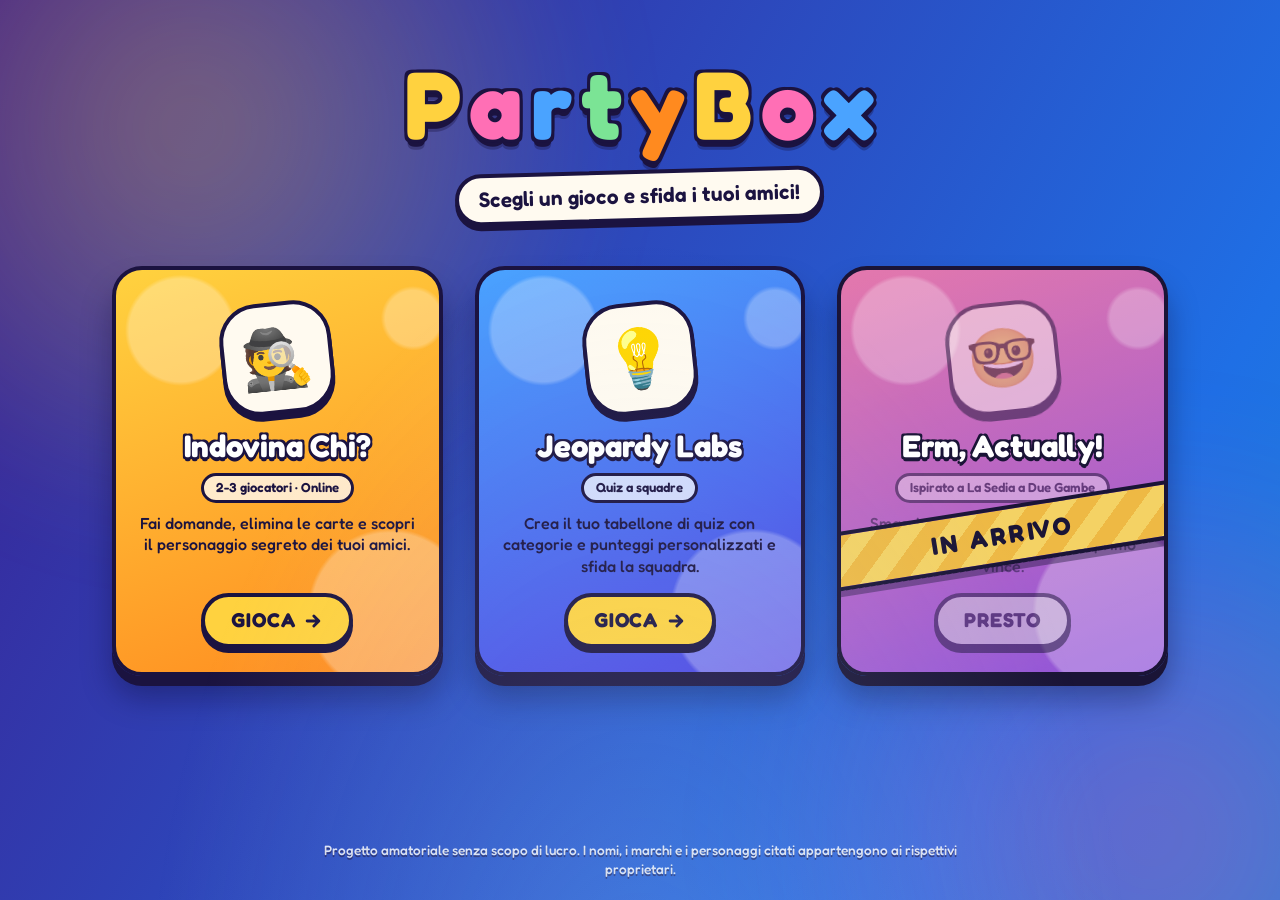
<file: index.html>
<!DOCTYPE html>
<html lang="it">
<head>
<meta charset="UTF-8">
<meta name="viewport" content="width=device-width, initial-scale=1, viewport-fit=cover">
<title>PartyBox - Minigiochi online da fare con gli amici</title>
<meta name="description" content="Una raccolta di minigiochi da browser da giocare con gli amici: Indovina Chi?, Jeopardy e molto altro in arrivo.">
<meta name="theme-color" content="#3b1d8f">
<link rel="preconnect" href="https://fonts.googleapis.com">
<link rel="preconnect" href="https://fonts.gstatic.com" crossorigin>
<link href="https://fonts.googleapis.com/css2?family=Fredoka:wght@400;500;600;700&display=swap" rel="stylesheet">
<link rel="stylesheet" href="/stagioni/stagioni.css">
<style>
:root{
  --ink:#1b1340;
  --paper:#fffaf0;
  --gold:#ffd23f;
  --radius:30px;
  --border:4px solid var(--ink);
  --font:'Fredoka','Baloo 2','Comic Sans MS',system-ui,sans-serif;
}
*{box-sizing:border-box}
html{-webkit-text-size-adjust:100%}
html,body{margin:0;min-height:100%}
body{
  min-height:100vh;min-height:100dvh;
  font-family:var(--font);color:#fff;line-height:1.35;
  background:linear-gradient(120deg,#3b1d8f,#1f6fe5,#12b8c9,#ff4fa3,#7b3fe4,#3b1d8f);
  background-size:400% 400%;
  animation:sfondo 28s ease-in-out infinite;
  overflow-x:hidden;
  display:flex;flex-direction:column;
}
@keyframes sfondo{0%{background-position:0% 50%}50%{background-position:100% 50%}100%{background-position:0% 50%}}

#bg{position:fixed;inset:0;overflow:hidden;pointer-events:none;z-index:0}
#bg::before,#bg::after{
  content:"";position:absolute;width:70vmax;height:70vmax;border-radius:50%;filter:blur(60px);opacity:.35;
  animation:alone 22s ease-in-out infinite alternate;
}
#bg::before{background:radial-gradient(circle,#ffd23f,transparent 65%);top:-25vmax;left:-20vmax}
#bg::after{background:radial-gradient(circle,#ff4fa3,transparent 65%);bottom:-30vmax;right:-25vmax;animation-delay:-11s}
@keyframes alone{from{transform:translate(0,0) scale(1)}to{transform:translate(12vmax,8vmax) scale(1.2)}}
.forma{
  position:absolute;left:var(--x);top:110%;width:var(--s);height:var(--s);
  background:var(--c);opacity:var(--o);
  border:3px solid rgba(255,255,255,.55);
  animation:sale var(--d) linear var(--w) infinite;
  will-change:transform;
}
.forma.cerchio{border-radius:50%}
.forma.quadro{border-radius:22%}
.forma.stella{border:0;clip-path:polygon(50% 0,61% 35%,98% 35%,68% 57%,79% 91%,50% 70%,21% 91%,32% 57%,2% 35%,39% 35%)}
.forma.triangolo{border:0;clip-path:polygon(50% 6%,96% 92%,4% 92%)}
@keyframes sale{
  0%{transform:translate3d(0,0,0) rotate(0deg)}
  50%{transform:translate3d(var(--dx),-70vh,0) rotate(calc(var(--r) / 2))}
  100%{transform:translate3d(calc(var(--dx) * -.5),-130vh,0) rotate(var(--r))}
}

.pagina{position:relative;z-index:1;flex:1;width:100%;max-width:1120px;margin:0 auto;
  padding:max(28px,env(safe-area-inset-top)) clamp(16px,4vw,32px) 16px;display:flex;flex-direction:column;align-items:center}

header{text-align:center;margin:clamp(8px,3vw,28px) 0 clamp(22px,4vw,44px)}
.logo{display:flex;justify-content:center;flex-wrap:wrap;gap:.08em;margin:0;font-size:clamp(2.8rem,10vw,6rem);font-weight:700;line-height:1;letter-spacing:.01em;
  -webkit-text-stroke:0;paint-order:stroke fill}
.logo span{display:inline-block;color:var(--c);
  text-shadow:-3px -3px 0 var(--ink),3px -3px 0 var(--ink),-3px 3px 0 var(--ink),3px 3px 0 var(--ink),0 7px 0 var(--ink),0 10px 0 rgba(27,19,64,.35);
  animation:rimbalza 2.8s ease-in-out infinite;animation-delay:calc(var(--i) * .12s)}
.logo .spazio{width:.3em}
@keyframes rimbalza{0%,60%,100%{transform:translateY(0) rotate(0)}30%{transform:translateY(-.14em) rotate(-4deg)}45%{transform:translateY(0) rotate(3deg)}}
.sottotitolo{display:inline-block;margin:18px 0 0;padding:8px 20px;font-size:clamp(1rem,2.6vw,1.3rem);font-weight:600;color:var(--ink);
  background:var(--paper);border:var(--border);border-radius:999px;box-shadow:0 5px 0 var(--ink);transform:rotate(-1.5deg)}

.griglia{list-style:none;margin:0;padding:0;width:100%;display:grid;gap:clamp(18px,3vw,32px);
  grid-template-columns:repeat(auto-fill,minmax(min(100%,270px),1fr))}
.griglia li{display:flex;perspective:900px}

.card{
  --rx:0deg;--ry:0deg;
  position:relative;flex:1;display:flex;flex-direction:column;align-items:center;text-align:center;gap:10px;
  min-height:340px;padding:26px 22px 24px;color:var(--ink);text-decoration:none;
  background:linear-gradient(160deg,var(--a),var(--b));
  border:var(--border);border-radius:var(--radius);box-shadow:0 10px 0 var(--ink),0 22px 30px rgba(10,5,40,.35);
  overflow:hidden;isolation:isolate;
  transform:translateY(0) rotateX(var(--rx)) rotateY(var(--ry));
  transition:transform .28s cubic-bezier(.34,1.56,.64,1),box-shadow .28s ease,filter .3s;
  animation:entra .7s cubic-bezier(.34,1.56,.64,1) backwards;animation-delay:calc(var(--i) * .1s + .15s);
  -webkit-tap-highlight-color:transparent;
}
@keyframes entra{from{opacity:0;transform:translateY(46px) scale(.88) rotate(-3deg)}to{opacity:1;transform:translateY(0) scale(1) rotate(0)}}
.card::before{
  content:"";position:absolute;inset:0;z-index:-1;opacity:.28;
  background:radial-gradient(circle at 20% 15%,#fff 0 12%,transparent 13%),
             radial-gradient(circle at 85% 85%,#fff 0 18%,transparent 19%),
             radial-gradient(circle at 92% 12%,#fff 0 6%,transparent 7%);
}
.card::after{
  content:"";position:absolute;top:0;left:-70%;width:45%;height:100%;z-index:0;pointer-events:none;
  background:linear-gradient(100deg,transparent,rgba(255,255,255,.55),transparent);transform:skewX(-18deg);transition:none;
}
.card.attivo{cursor:pointer}
.card.attivo:hover,.card.attivo:focus-visible{
  transform:translateY(-12px) rotateX(var(--rx)) rotateY(var(--ry)) scale(1.03);
  box-shadow:0 18px 0 var(--ink),0 36px 40px rgba(10,5,40,.4);
}
.card.attivo:hover::after,.card.attivo:focus-visible::after{left:130%;transition:left .75s ease}
.card.attivo:active{transform:translateY(4px) scale(.98);box-shadow:0 4px 0 var(--ink),0 10px 14px rgba(10,5,40,.3);transition-duration:.08s}
.card:focus-visible{outline:5px solid #fff;outline-offset:5px}

.icona{
  flex:none;display:grid;place-items:center;width:112px;height:112px;margin-top:6px;font-size:3.6rem;line-height:1;
  background:var(--paper);border:var(--border);border-radius:34%;box-shadow:0 6px 0 var(--ink);transform:rotate(-6deg);
  transition:transform .35s cubic-bezier(.34,1.56,.64,1);
}
.icona span{display:block;animation:galleggia 3.4s ease-in-out infinite}
@keyframes galleggia{0%,100%{transform:translateY(0)}50%{transform:translateY(-5px)}}
.card.attivo:hover .icona,.card.attivo:focus-visible .icona{transform:rotate(7deg) scale(1.14)}
.card.attivo:hover .icona span,.card.attivo:focus-visible .icona span{animation:scuoti .6s ease-in-out}
@keyframes scuoti{0%,100%{transform:rotate(0)}20%{transform:rotate(-14deg)}45%{transform:rotate(12deg)}70%{transform:rotate(-7deg)}}

.card h2{margin:6px 0 0;font-size:clamp(1.55rem,4.4vw,1.95rem);line-height:1.05;font-weight:700;color:#fff;
  text-shadow:-2px -2px 0 var(--ink),2px -2px 0 var(--ink),-2px 2px 0 var(--ink),2px 2px 0 var(--ink),0 4px 0 var(--ink)}
.card p{margin:0;flex:1;font-size:1rem;font-weight:500;line-height:1.35}
.tag{display:inline-block;padding:3px 12px;font-size:.82rem;font-weight:600;background:rgba(255,255,255,.75);border:3px solid var(--ink);border-radius:999px}
.gioca{
  display:inline-flex;align-items:center;gap:8px;margin-top:6px;padding:10px 26px;font-size:1.25rem;font-weight:700;letter-spacing:.04em;
  color:var(--ink);background:var(--gold);border:var(--border);border-radius:999px;box-shadow:0 5px 0 var(--ink);
  transition:transform .2s cubic-bezier(.34,1.56,.64,1),background .2s;
}
.gioca svg{width:1em;height:1em;transition:transform .25s}
.card.attivo:hover .gioca,.card.attivo:focus-visible .gioca{transform:scale(1.1);background:#fff}
.card.attivo:hover .gioca svg,.card.attivo:focus-visible .gioca svg{transform:translateX(5px)}

.card.presto{cursor:not-allowed;filter:saturate(.75)}
.card.presto > *:not(.nastro):not(h2){opacity:.5;filter:blur(.6px)}
.card.presto p{opacity:.4}
.card.presto .gioca{background:#ddd}
.nastro{
  position:absolute;left:-12%;top:66%;width:124%;padding:9px 0;z-index:3;
  text-align:center;font-size:clamp(1.25rem,3.6vw,1.55rem);font-weight:700;letter-spacing:.14em;color:var(--ink);
  background:repeating-linear-gradient(135deg,var(--gold) 0 18px,#ffb81c 18px 36px);
  border-block:var(--border);box-shadow:0 6px 0 rgba(27,19,64,.4);
  transform:translateY(-50%) rotate(-9deg);transition:transform .35s cubic-bezier(.34,1.56,.64,1);
}
.card.presto:hover .nastro{transform:translateY(-50%) rotate(-6deg) scale(1.05);animation:pulsa 1s ease-in-out infinite}
@keyframes pulsa{50%{filter:brightness(1.12)}}

main{width:100%}
footer{position:relative;z-index:1;padding:26px 20px max(22px,env(safe-area-inset-bottom));text-align:center;font-size:.85rem;font-weight:500;
  color:rgba(255,255,255,.85);text-shadow:0 2px 0 rgba(27,19,64,.6)}
footer p{margin:0 auto;max-width:640px}

noscript .card{opacity:1;animation:none}

@media (max-width:520px){
  .card{min-height:0;padding:22px 18px 22px}
  .icona{width:92px;height:92px;font-size:2.9rem}
  .sottotitolo{padding:6px 16px}
}
@media (hover:none){
  .card.attivo:hover{transform:none;box-shadow:0 10px 0 var(--ink),0 22px 30px rgba(10,5,40,.35)}
  .card.attivo:hover .icona{transform:rotate(-6deg)}
}
@media (prefers-reduced-motion:reduce){
  *,*::before,*::after{animation-duration:.001ms !important;animation-iteration-count:1 !important;transition-duration:.001ms !important}
  .forma{display:none}
  .card{opacity:1}
}
</style>
</head>
<body data-seasonal-page="home">
<div id="bg" aria-hidden="true"></div>

<div class="pagina">
  <header>
    <h1 class="logo" id="logo" aria-label="PartyBox">PartyBox</h1>
    <p class="sottotitolo">Scegli un gioco e sfida i tuoi amici!</p>
  </header>

  <main>
    <ul class="griglia" id="griglia" role="list">
      <noscript>
        <li><a class="card attivo" style="--a:#ffd23f;--b:#ff8a1f;--i:0" href="indovina-chi/indovina-chi.html"><h2>Indovina Chi?</h2><span class="gioca">GIOCA</span></a></li>
      </noscript>
    </ul>
  </main>
</div>

<footer>
  <p>Progetto amatoriale senza scopo di lucro. I nomi, i marchi e i personaggi citati appartengono ai rispettivi proprietari.</p>
</footer>

<script src="/stagioni/stagioni.js" defer></script>
<script>
(function(){
  'use strict';

  /* Per aggiungere un gioco basta una nuova voce in questa lista:
     url: percorso della pagina del gioco, oppure null per mostrare "IN ARRIVO". */
  var GIOCHI = [
    {
      titolo: 'Indovina Chi?',
      descrizione: 'Fai domande, elimina le carte e scopri il personaggio segreto dei tuoi amici.',
      tag: '2-3 giocatori · Online',
      icona: '🕵️',
      colori: ['#ffd23f', '#ff8a1f'],
      url: 'indovina-chi/indovina-chi.html'
    },
    {
      titolo: 'Jeopardy Labs',
      descrizione: 'Crea il tuo tabellone di quiz con categorie e punteggi personalizzati e sfida la squadra.',
      tag: 'Quiz a squadre',
      icona: '💡',
      colori: ['#4aa3ff', '#4b3fe0'],
      url: 'jeopardy/jeopardy.html'
    },
    {
      titolo: 'Erm, Actually!',
      descrizione: 'Smaschera le affermazioni sbagliate sul tuo fandom: chi lo nota per primo vince.',
      tag: 'Ispirato a La Sedia a Due Gambe',
      icona: '🤓',
      colori: ['#ff6fb5', '#9b4dff'],
      url: null
    }
  ];

  var FRECCIA = '<svg viewBox="0 0 24 24" aria-hidden="true"><path d="M5 12h13M13 6l6 6-6 6" fill="none" stroke="currentColor" stroke-width="3.5" stroke-linecap="round" stroke-linejoin="round"/></svg>';

  function crea(tag, classe, testo){
    var e = document.createElement(tag);
    if(classe){ e.className = classe; }
    if(testo){ e.textContent = testo; }
    return e;
  }

  function creaCard(g, i){
    var attivo = !!g.url;
    var li = document.createElement('li');
    var card = document.createElement(attivo ? 'a' : 'div');
    card.className = 'card ' + (attivo ? 'attivo' : 'presto');
    card.style.setProperty('--a', g.colori[0]);
    card.style.setProperty('--b', g.colori[1]);
    card.style.setProperty('--i', i);
    if(attivo){
      card.href = g.url;
    } else {
      card.setAttribute('aria-disabled', 'true');
      card.setAttribute('aria-label', g.titolo + ', in arrivo');
    }

    var icona = crea('div', 'icona');
    icona.setAttribute('aria-hidden', 'true');
    icona.appendChild(crea('span', '', g.icona));
    card.appendChild(icona);
    card.appendChild(crea('h2', '', g.titolo));
    card.appendChild(crea('span', 'tag', g.tag));
    card.appendChild(crea('p', '', g.descrizione));

    var gioca = crea('span', 'gioca', attivo ? 'GIOCA ' : 'PRESTO');
    if(attivo){ gioca.insertAdjacentHTML('beforeend', FRECCIA); }
    card.appendChild(gioca);

    if(!attivo){
      var nastro = crea('div', 'nastro', 'IN ARRIVO');
      nastro.setAttribute('aria-hidden', 'true');
      card.appendChild(nastro);
    }

    if(attivo && window.matchMedia('(hover:hover) and (pointer:fine)').matches){
      card.addEventListener('pointermove', function(e){
        var r = card.getBoundingClientRect();
        var x = (e.clientX - r.left) / r.width - .5;
        var y = (e.clientY - r.top) / r.height - .5;
        card.style.setProperty('--ry', (x * 9).toFixed(2) + 'deg');
        card.style.setProperty('--rx', (-y * 9).toFixed(2) + 'deg');
      });
      card.addEventListener('pointerleave', function(){
        card.style.setProperty('--rx', '0deg');
        card.style.setProperty('--ry', '0deg');
      });
    }
    li.appendChild(card);
    return li;
  }

  var griglia = document.getElementById('griglia');
  griglia.textContent = '';
  GIOCHI.forEach(function(g, i){ griglia.appendChild(creaCard(g, i)); });

  var logo = document.getElementById('logo');
  var COLORI_LOGO = ['#ffd23f', '#ff6fb5', '#4aa3ff', '#7be495', '#ff8a1f'];
  var testoLogo = logo.textContent;
  logo.textContent = '';
  testoLogo.split('').forEach(function(c, i){
    var s = crea('span', c === ' ' ? 'spazio' : '', c === ' ' ? ' ' : c);
    s.setAttribute('aria-hidden', 'true');
    s.style.setProperty('--c', COLORI_LOGO[i % COLORI_LOGO.length]);
    s.style.setProperty('--i', i);
    logo.appendChild(s);
  });

  var bg = document.getElementById('bg');
  var TIPI = ['cerchio', 'quadro', 'stella', 'triangolo'];
  var PALETTE = ['#ffd23f', '#ff6fb5', '#4aa3ff', '#7be495', '#ffffff', '#ff8a1f'];
  var quante = window.innerWidth < 640 ? 10 : 18;
  function casuale(a, b){ return a + Math.random() * (b - a); }
  for(var k = 0; k < quante; k++){
    var f = crea('span', 'forma ' + TIPI[k % TIPI.length]);
    f.style.setProperty('--x', casuale(-2, 98).toFixed(1) + '%');
    f.style.setProperty('--s', casuale(22, 74).toFixed(0) + 'px');
    f.style.setProperty('--c', PALETTE[k % PALETTE.length]);
    f.style.setProperty('--o', casuale(.16, .38).toFixed(2));
    f.style.setProperty('--d', casuale(16, 34).toFixed(1) + 's');
    f.style.setProperty('--w', (-casuale(0, 30)).toFixed(1) + 's');
    f.style.setProperty('--dx', casuale(-90, 90).toFixed(0) + 'px');
    f.style.setProperty('--r', casuale(-360, 360).toFixed(0) + 'deg');
    bg.appendChild(f);
  }
})();
</script>
</body>
</html>
</file>
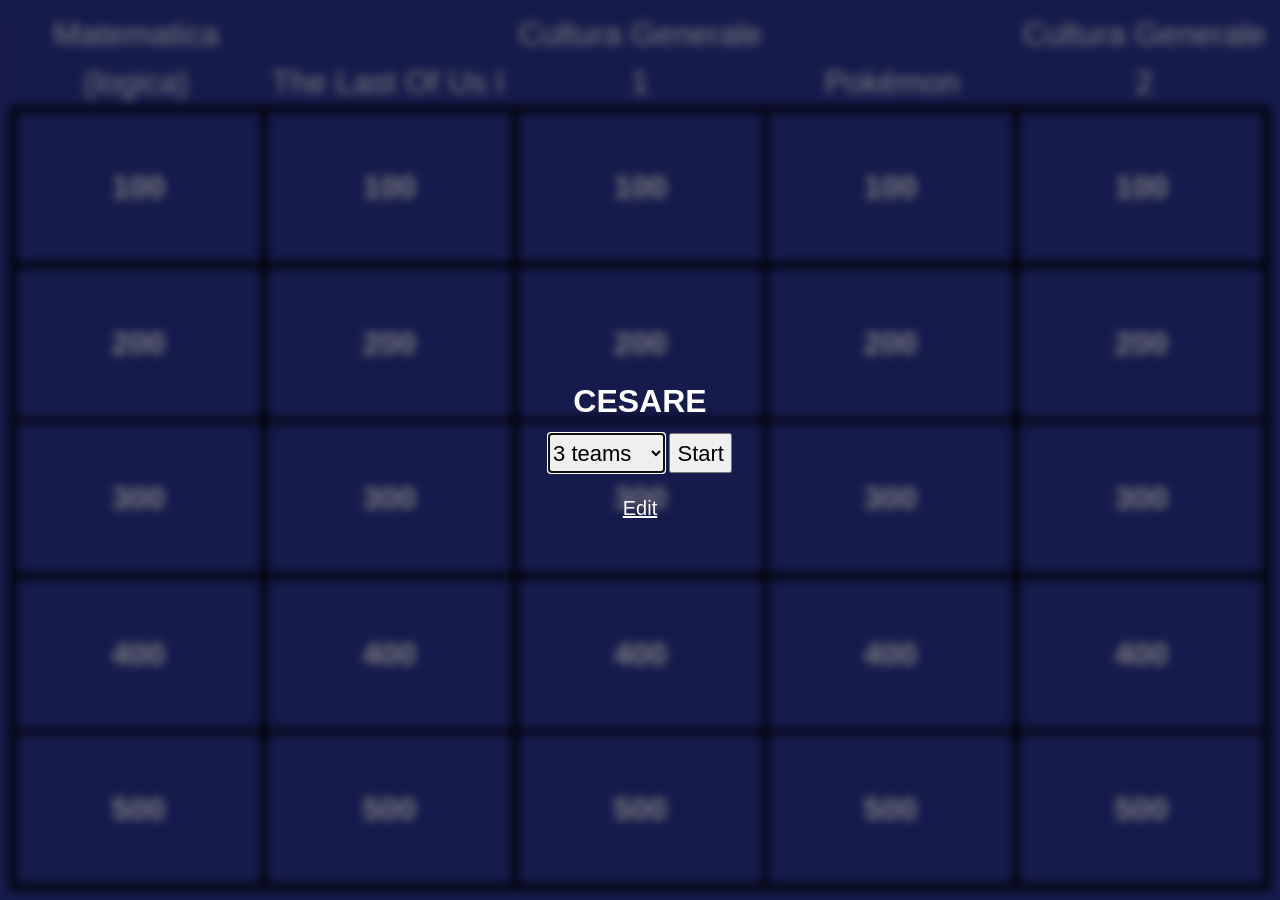
<file: jeopardy/progetto precedente/jeopardy/todo/cesare-14.html>
<!DOCTYPE html>
<html xmlns="http://www.w3.org/1999/xhtml">
<head>

<meta charset="utf-8">

<meta name="viewport" content="width=device-width, initial-scale=1, shrink-to-fit=no">

<title>CESARE Jeopardy Template</title>
<meta name="description" content="La somma dell’età di 5 ragazze è 48 anni. Tra 10 anni, quanti anni avranno? , Qual è il numero più grande fra uno e un milione che non contiene la lettera &quot;N&quot; in inglese?(Ad esempio, &quot;one&quot; la contiene, &quot;two&quot; no), Dividi 40 per 1/2 e aggiungi 15. Cosa ottieni?, Un mattone pesa un chilo più mezzo mattone. Quanto pesa un mattone?" />
<meta name="ROBOTS" content="NOODP" />
<meta name="google-site-verification" content="UYS7arlGlbDobqQSsucWwkbZyiC-6_cCWlUn9Eb5b2M" />
<link rel="shortcut icon" href="/static/1749959089/favicon.ico" type="image/x-icon" />
<link rel="icon" href="/static/1749959089/favicon.ico" type="image/x-icon" />







    


    

    
        <base href="https://jeopardylabs.com" />
        
            <style type="text/css">
            /*!
 * Bootstrap Reboot v4.0.0-beta.2 (https://getbootstrap.com)
 * Copyright 2011-2017 The Bootstrap Authors
 * Copyright 2011-2017 Twitter, Inc.
 * Licensed under MIT (https://github.com/twbs/bootstrap/blob/master/LICENSE)
 * Forked from Normalize.css, licensed MIT (https://github.com/necolas/normalize.css/blob/master/LICENSE.md)
 */
*,
*::before,
*::after {
  box-sizing: border-box;
}

html {
  font-family: sans-serif;
  line-height: 1.15;
  -webkit-text-size-adjust: 100%;
  -ms-text-size-adjust: 100%;
  -ms-overflow-style: scrollbar;
  -webkit-tap-highlight-color: transparent;
}

@-ms-viewport {
  width: device-width;
}

article, aside, dialog, figcaption, figure, footer, header, hgroup, main, nav, section {
  display: block;
}

body {
  margin: 0;
  font-family: -apple-system, BlinkMacSystemFont, "Segoe UI", Roboto, "Helvetica Neue", Arial, sans-serif, "Apple Color Emoji", "Segoe UI Emoji", "Segoe UI Symbol";
  font-size: 1rem;
  font-weight: 400;
  line-height: 1.5;
  color: #212529;
  text-align: left;
  background-color: #fff;
}

[tabindex="-1"]:focus {
  outline: 0 !important;
}

hr {
  box-sizing: content-box;
  height: 0;
  overflow: visible;
}

h1, h2, h3, h4, h5, h6 {
  margin-top: 0;
  margin-bottom: 0.5rem;
}

p {
  margin-top: 0;
  margin-bottom: 1rem;
}

abbr[title],
abbr[data-original-title] {
  text-decoration: underline;
  -webkit-text-decoration: underline dotted;
  text-decoration: underline dotted;
  cursor: help;
  border-bottom: 0;
}

address {
  margin-bottom: 1rem;
  font-style: normal;
  line-height: inherit;
}

ol,
ul,
dl {
  margin-top: 0;
  margin-bottom: 1rem;
}

ol ol,
ul ul,
ol ul,
ul ol {
  margin-bottom: 0;
}

dt {
  font-weight: 700;
}

dd {
  margin-bottom: .5rem;
  margin-left: 0;
}

blockquote {
  margin: 0 0 1rem;
}

dfn {
  font-style: italic;
}

b,
strong {
  font-weight: bolder;
}

small {
  font-size: 80%;
}

sub,
sup {
  position: relative;
  font-size: 75%;
  line-height: 0;
  vertical-align: baseline;
}

sub {
  bottom: -.25em;
}

sup {
  top: -.5em;
}

a {
  color: #007bff;
  text-decoration: none;
  background-color: transparent;
  -webkit-text-decoration-skip: objects;
}

a:hover {
  color: #0056b3;
  text-decoration: underline;
}

a:not([href]):not([tabindex]) {
  color: inherit;
  text-decoration: none;
}

a:not([href]):not([tabindex]):focus, a:not([href]):not([tabindex]):hover {
  color: inherit;
  text-decoration: none;
}

a:not([href]):not([tabindex]):focus {
  outline: 0;
}

pre,
code,
kbd,
samp {
  font-family: monospace, monospace;
  font-size: 1em;
}

pre {
  margin-top: 0;
  margin-bottom: 1rem;
  overflow: auto;
  -ms-overflow-style: scrollbar;
}

figure {
  margin: 0 0 1rem;
}

img {
  vertical-align: middle;
  border-style: none;
}

svg:not(:root) {
  overflow: hidden;
}

a,
area,
button,
[role="button"],
input:not([type="range"]),
label,
select,
summary,
textarea {
  -ms-touch-action: manipulation;
  touch-action: manipulation;
}

table {
  border-collapse: collapse;
}

caption {
  padding-top: 0.75rem;
  padding-bottom: 0.75rem;
  color: #868e96;
  text-align: left;
  caption-side: bottom;
}

th {
  text-align: inherit;
}

label {
  display: inline-block;
  margin-bottom: .5rem;
}

button {
  border-radius: 0;
}

button:focus {
  outline: 1px dotted;
  outline: 5px auto -webkit-focus-ring-color;
}

input,
button,
select,
optgroup,
textarea {
  margin: 0;
  font-family: inherit;
  font-size: inherit;
  line-height: inherit;
}

button,
input {
  overflow: visible;
}

button,
select {
  text-transform: none;
}

button,
html [type="button"],
[type="reset"],
[type="submit"] {
  -webkit-appearance: button;
}

button::-moz-focus-inner,
[type="button"]::-moz-focus-inner,
[type="reset"]::-moz-focus-inner,
[type="submit"]::-moz-focus-inner {
  padding: 0;
  border-style: none;
}

input[type="radio"],
input[type="checkbox"] {
  box-sizing: border-box;
  padding: 0;
}

input[type="date"],
input[type="time"],
input[type="datetime-local"],
input[type="month"] {
  -webkit-appearance: listbox;
}

textarea {
  overflow: auto;
  resize: vertical;
}

fieldset {
  min-width: 0;
  padding: 0;
  margin: 0;
  border: 0;
}

legend {
  display: block;
  width: 100%;
  max-width: 100%;
  padding: 0;
  margin-bottom: .5rem;
  font-size: 1.5rem;
  line-height: inherit;
  color: inherit;
  white-space: normal;
}

progress {
  vertical-align: baseline;
}

[type="number"]::-webkit-inner-spin-button,
[type="number"]::-webkit-outer-spin-button {
  height: auto;
}

[type="search"] {
  outline-offset: -2px;
  -webkit-appearance: none;
}

[type="search"]::-webkit-search-cancel-button,
[type="search"]::-webkit-search-decoration {
  -webkit-appearance: none;
}

::-webkit-file-upload-button {
  font: inherit;
  -webkit-appearance: button;
}

output {
  display: inline-block;
}

summary {
  display: list-item;
}

template {
  display: none;
}

[hidden] {
  display: none !important;
}
/*# sourceMappingURL=bootstrap-reboot.css.map */

            </style>
        
            <style type="text/css">
            html, body {
    overflow:hidden;
}

body {
	background-color:#2a3698;	
	height:100%;
	font-family:Verdana, Arial, Helvetica, sans-serif;
    overflow-y:hidden;
}

* {
    box-sizing:border-box;
}

input, textarea, select {
	display:block;
	font-family:Verdana, Arial, Helvetica, sans-serif;
	margin:auto;
}

.hide {
    display:none;
}

h3 {
	font-size:20px;
}

h3, .point-cell {
	color:#ffff5f;
	color:#fff;
	text-align:center;
	font-weight:bold;
}

.modal-wrapper {
    background-color:rgba(0,0,0,.5);
    display:none;
    position:absolute;
    top:0;
    left:0;
    right:0;
    bottom:0;
    z-index:2;
    height:100%; /* stupid safari */
}

.modal {
    position:relative;
    top:50%;
    /*left:50%;*/
    /*right:5%;*/
    transform:translate(0%, -50%);
    background-color:#ffffff;
    z-index:2;
    border-radius:5px;
    background-color:#efefef;
    overflow:auto;
    max-height:calc(100% - 50px);
    max-width:1000px;
    margin-left:auto;
    margin-right:auto;
}

#teams {
    position:absolute;
    bottom:0;
    text-align:center;
    left:0;
    right:0;
    z-index:11;
    display:flex;
    /*display:none;*/
    /*
    align-items:baseline;
    justify-content:space-around;*/
}

#teams .team {
    display:inline-block;
    margin-left:10px;
    margin-right:10px;
    border:1px solid white;
    padding:5px;
    background-color:white;
    border-top-left-radius:2px;
    border-top-right-radius:2px;
    transition:background-color .25s ease;
}

#teams .team:first-of-type {
    margin-left:50px;
}

#teams .team:last-of-type {
    margin-right:50px;
}

#teams div.name {
    border-bottom:2px solid black;
    text-align:center;
    color:black;
    display:inline-block;
    white-space:nowrap;
    min-width:100px;
    font-weight:bold;
    font-size:20px;
    margin-bottom:8px;
}

#teams div.points {
    background-color: #2a3698;
    color: #fff;
    font-weight:bold;
    font-size:20px;
}

#teams .team.active-team {
    background-color:yellow;
}

#question-modal a {
    color:white;
}

/*
#question-modal img {
    width: auto;
    height: auto;
    max-height: 100%;
    max-width: 100%;
}*/

.points-instructions {
    background-color:yellow;
    z-index:1000;
    position:absolute;
    top:0;
    left:0;
    right:0;
    font-size:16px;
    padding:5px;
    text-align:center;
}

.pointer span {
    display:inline-block;
    width:45%;
    color:white;
    font-size:30px;
    line-height:30px;
    cursor:pointer;
    background-color:transparent;
    font-family:monospace;
    font-weight:bold;
}

.pointer .plus {
    color:#2da94e;
}

.pointer .minus {
    color:#ff0000;
}

#gameplay {
    filter:blur(5px);
    width:100%;
    position:absolute;
    top:0;
    left:0;
    bottom:0;
    right:0;
}

#menu-links {
    font-size:20px;
    margin-top:20px;
}

#fullscreen {
    margin-top:20px;
}

#options select {
    font-size:22px;
    display:inline-block;
    height:40px;
    -webkit-appearance:menulist-button;
}

#options input[type='button'] {
    font-size:22px;
    display:inline;
    height:40px;
}

#options a {
    color:white; 
    text-decoration:underline;
}

#options a:hover {
    text-decoration:none;
}

#reset-all {
    /*font-size:20px;*/
}

#re-init {
    background:transparent;
    color:white;
    margin-left:10px;
    font-size:14px !important;
    /*padding:5px;*/
    height:auto !important;
    border:none;
}

.click-to-zoom {
    display:none;
}

.grid {
    opacity:0;
}

#question-modal {
    transform-origin:top left;
}

#question-modal > div {
    flex-direction:row;
}

#modal-header {
    display:flex;
    padding: 5px;
    text-align: center;
    color: #fff;
    background-color: #151b4b;
    z-index: 3;
    /*align-items:center;*/
}

#modal-header > div {
    padding:5px;
    text-align:center;
    flex:1;
    align-items:center;
    justify-content:center;
    display:flex;
    max-width:100%;
}

#modal-header > div > div {
    max-width:100%;
}

#question-modal {
    background-color:#2a3698;
    border:3px solid #ffff00;;
    z-index:10;
}

.expanded {
    transition:.5s all ease; /*, .35s border-width step-end, 1s transform ease;*/
    border-width:0;
}

.modal, .modal-body {
    background-color:transparent;
    color:#fff;
    text-align:center;
}

.modal-body .modal-inner {
    overflow:auto;
    padding-left:20px;
    padding-right:20px;
    flex:1;
}

.modal-body {
    width:100%;
    display:flex;
    align-items:center;
    padding-top:20px;
    justify-content:center;
}

#question-title {
    font-weight:bold;
    padding-left:10%;
    padding-right:10%;
}

.question, .answer {
    margin:auto;
}

#question-modal .question {
    display:none;
    opacity:0;
}

#answer-button, #continue-button {
    cursor:pointer;
}

/*
#modal-header #continue-button {
    justify-content:left;
}*/

#question-modal .question {
    border-top: 3px dotted white;
    margin-top: 10px;
    padding-top: 10px;
}

#question-modal .reveal {
    transition: max-height 2s ease, opacity 2s ease;
    opacity:1;

}

.mathy {
    background-color:transparent;
}

kbd
{
    -moz-border-radius:3px;
    -moz-box-shadow:0 1px 0 rgba(0,0,0,0.2),0 0 0 2px #fff inset;
    -webkit-border-radius:3px;
    -webkit-box-shadow:0 1px 0 rgba(0,0,0,0.2),0 0 0 2px #fff inset;
    background-color:#f7f7f7;
    border:1px solid #ccc;
    border-radius:3px;
    box-shadow:0 1px 0 rgba(0,0,0,0.2),0 0 0 2px #fff inset;
    color:#333;
    display:inline-block;
    font-family:Arial,Helvetica,sans-serif;
    line-height:1.4;
    margin:0 .1em;
    padding:.1em .6em;
    text-shadow:0 1px 0 #fff;
}

#options {
    display:block;
}

.grid {
    opacity:0;
}

#first-load {
    max-width: 500px;
    margin: auto;
    /* padding-left: 20px; */
    /* padding-right: 20px; */
    background-color: #ffff5f;
    border-radius: 3px;
    color: #000;
    padding: 20px;
    margin-bottom: 20px;
}

#first-load a {
    color:#000;
}

.cell.points .cell-inner {
    font-weight:bold;
}

.menu-picker {
    background-color: #131844;
    align-items: center;
    justify-content: center;
    font-weight: bold;
    line-height: 1.25;
    text-transform: uppercase;
    align-self: flex-end;
    padding: 10px 10px;
    border-right: 2px solid #999;
    border-top: 2px solid #999;
    /*border-top-right-radius: 10px;*/
    margin-right:10px;
    position:absolute;
    color: #999;
    text-decoration: none;
    bottom:0;
}

.menu-picker:hover {
    color: white;
    text-decoration: none;
    border-color:white;
}

.yoembed {
    display:inline-block;
}


#advanced input[type="checkbox"] {
    display:inline;
}

@media print {
    body {
        background-color:white;
        overflow:visible;
    }
    #options, #teams {
        display:none !important;
    }

    #gameplay {
        filter:none;
        position:static;
    }

    .cell, .cell-inner {
        font-size:16px !important;
        transform:none !important;
        padding-top:0px !important;
    }

    .grid-row {
        height:auto !important;
    }

    .cell.points {
        margin-top:20px;
    }

    .cell-inner:after {
        content:attr(data-category);
        padding-left:10px;
    }

    .grid-row-cats {
        display:none;

    }

}

            </style>
        
            <style type="text/css">
            #test-height {
    font-family:verdana; /* TODO */
    padding:0;
    margin:0;
    color:black;
}

* {
    box-sizing:border-box;
}

.cell-inner p:last-child {
    margin-bottom:0;
}

#grid {
    transition:opacity 1s;
}

.grid {
    /*
    border:3px solid black;
    border-top-width:6px;*/
    /*box-shadow: #ccc 0 0 2px 0*/;
    padding:10px;
    background: linear-gradient(to top, #1d2675 0%,#2a3698 100%);
    position:relative;
	transition: .1s;
    z-index:1;
    transform-origin:center left;
    font-size:12px;
    display:flex;
    height:100vh;
    flex-direction:column;
    align-items:stretch;

}

.grid-zoomed {
    /*transform:scale(2);*/
    z-index:10;
}

.click-to-zoom  {
    opacity:0;
	transition: .3s;
    position:absolute;
    top:0;
    right:0;
}

.grid:hover .click-to-zoom {
    opacity:1;
}

.grid.grid-zoomed .click-to-zoom {
    opacity:0;
}



.click-to-zoom span {
    background-color:#ccc;
    font-size:14px;
    display:inline-block;
    padding:3px;
}

.grid-row {
    display:flex;
    flex:1;
}

/*
.grid-col {
    flex-direction:column;
    display:flex;
}

.grid-col > div {
    border:3px solid black;
}*/

/*
img, iframe {
    display:none;
}*/

.grid-cell {
    border:3px solid black;
    overflow:hidden;
    position:relative;
    background-color:#2a3698;
	transition: .3s;
    flex:1;
}

.grid-cell-zoomed {
    transform:scale(2);
    z-index:10;
}

.grid-preview .grid-row .grid-cell:first-child {
    transform-origin:left center;
}

.grid-preview .grid-row .grid-cell:last-child {
    transform-origin:right center;
}

.grid-preview .grid-last-row .grid-cell {
    transform-origin:bottom center;
}

.grid-preview .grid-last-row .grid-cell:first-child {
    transform-origin:bottom left;
}

.grid-preview .grid-last-row .grid-cell:last-child {
    transform-origin:bottom right;
}

.grid-last-row {
    border-bottom:3px solid black;
}

.grid-first-row {
    border-top:3px solid black;
}

.grid-row-questions {
    border-left:3px solid black;
    border-right:3px solid black;
    background-color:black;
}

.grid-row-cats .grid-cell {
    border-color:transparent;
}

.grid-row-cats .cell {
    /*align-items:flex-end;*/
}

.grid-row-cats-resize-done {
    flex:none;
}

.cell-group {
    backface-visibility:hidden;
	transform-style: preserve-3d;
}

.cell {
    position:absolute;
    display:flex;
    align-items: center;
    justify-content: center;
    text-align: center;
    color:#fff;
    backface-visibility:hidden;
	perspective: 1000px;
	transform-style: preserve-3d;
    -webkit-perspective: 0;
    -webkit-backface-visibility: hidden;
    width:100%;
    height:100%;
}

.cell a:link, .cell a:visited, .cell a:hover {
    color:white;
}

.cell.back {
	transform: rotateY(180deg);
}

.cell.front {
	z-index:2;
}

.cell.back, .cell.front {
    cursor:pointer;
    overflow:hidden;
}

.cell.back, .cell.front, .cell-group, .category {
	transition: .3s;
    will-change: transform;
}

.cell-group:hover, .cell-group:focus {
    border-color:yellow;
    outline:none;
}

.cell-group.inert:hover, .cell-group.inert:focus {
    border-color:gray;
    outline:none;
}

.cell-group:hover .front  {
	transform: rotateY(180deg);
}

.cell-group:hover .back  {
	transform: rotateY(0deg);
}

.cell-group:hover .back,
.cell-group:hover .front {
    border-color:yellow;
}

.cell-group:hover .back,
.cell-group:hover .front {
	transition: .6s;
}

.cell-group.empty {
    pointer-events:none;
}

.cell-group.empty:hover, .cell-group.empty:focus {
    /*
    border-color:black;
    transform:none;*/
}


/* play mode */

#gameplay .answer:focus, #gameplay .question:focus {
    outline:none;
}

.points .front, .points .back {
    display:none;
}

.grid-play .cell-group {
    cursor:pointer;
}

.grid-play .cell-group:hover, .grid-play .cell-group:focus {
    /*background-color:rgba(255,255,255, .05);*/
    background-color:#35409d;
}

.grid-play .cell-group.inert:hover, .grid-play .cell-group.inert:focus {
    background-color: #2a3698;
}

.inert .cell-inner {
    opacity:.05;
}

.grid.grid-play {
    background: none;
}

.resizing {
    transition:none !important;
}

            </style>
        
        
            <script type="text/javascript">
                function removeClass(selector, cls){
    var doms = document.querySelectorAll(selector);
    for(var i = 0; i < doms.length; i++){
        doms[i].classList.remove(cls);
    }
}


function debounce(func, wait, immediate) {
	var timeout;
	return function() {
		var context = this, args = arguments;
		var later = function() {
			timeout = null;
			if (!immediate) func.apply(context, args);
		};
		var callNow = immediate && !timeout;
		clearTimeout(timeout);
		timeout = setTimeout(later, wait);
		if (callNow) func.apply(context, args);
	};
};

function ready(fn) {
  if (document.readyState != 'loading' && document.body){
    fn();
  } else {
    document.addEventListener('DOMContentLoaded', fn);
  }
}

if (!Math.log2) Math.log2 = function(x) {
      return Math.log(x) * Math.LOG2E;
};

function capSizes(el, max_width, max_height){
    return
    var treeWalker = document.createTreeWalker(el, NodeFilter.SHOW_ELEMENT, null, false);
    var did_work = false;
    while(treeWalker.nextNode()){
        node = treeWalker.currentNode;
        if(node.tagName == "IMG" || node.tagName == "VIDEO" || node.tagName == "IFRAME"){
            try {
                var real_width = parseInt(node.width) || max_width;
                var real_height = parseInt(node.height) || max_height;
                var a = Math.min(1.0*max_width / real_width, 1.0*max_height / real_height)
                node.style.maxWidth = real_width*a + "px";
                node.style.maxHeight = real_height*a + "px";
                did_work = true;
            } catch (e) {
            }

        }
    }

    return did_work;
}

var shrink_cell_cache = {};
var enable_caching = false;
function shrink_cell($cell, $scaler, max_width, max_height, max_font_size, transforms, capsizes){
    if(enable_caching){
        var cache_key = [max_width, max_height, $cell.innerHTML].join(".");
        var cached = shrink_cell_cache[cache_key];
    } else {
        return _shrink_cell($cell, $scaler, max_width, max_height, max_font_size, transforms, capsizes);
    }

    if(cached){
        $scaler.style.fontSize = cached.font_size + "px";
        $scaler.style.transform = (transforms || "") + " scale(" + cached.scale + ") ";
        capSizes($cell, max_width, max_height);
    } else {
        shrink_cell_cache[cache_key] = _shrink_cell($cell, $scaler, max_width, max_height, max_font_size, transforms, capsizes);
    }
}

test_divs = [];
function initDivs(max_font_size){
    if(test_divs.length-1 == max_font_size){
        return;
    }
    for(var i = 0; i <= max_font_size; i++){
        var dummy_element = test_divs[i];
        if(!dummy_element){
            var dummy_element = document.createElement("div");
            //dummy_element.style.opacity = 0;
            dummy_element.style.display = "block";
            //dummy_element.style.overflowX = "auto";
            dummy_element.style.position = "absolute";
            //dummy_element.style.visibility = "hidden";
            dummy_element.style.left = "-100000px";
            dummy_element.style.top = -(i*120) + "px";
            dummy_element.style.fontFamily = "Verdana, Arial, Helvetica, sans-serif";
            dummy_element.style.color = "#000";
            dummy_element.style.border = "3px solid black";
            dummy_element.style.fontSize = i + "px";
            //dummy_element.setAttribute("id", "test-height")
            test_divs[i] = dummy_element;
            var body = document.querySelectorAll('body')[0];
            body.appendChild(dummy_element);
        }
    }
}

function shrink_in_place($cell, max_font_size, min_font_size){
    var div = $cell;
    var font_size = max_font_size;

    var a = {length: max_font_size+1}
    var font_size = binarySearch(a, function(el, array, font_size){
        div.style.fontSize = font_size + "px";
        var isHorizontalScrollbar= div.scrollWidth>div.clientWidth;
        var isVerticalScrollbar = div.scrollHeight>div.clientHeight;
        var overflows = isHorizontalScrollbar || isVerticalScrollbar;
        return overflows
    });
    font_size = font_size - 1

    font_size = Math.max(min_font_size, Math.min(font_size, max_font_size));

    div.style.fontSize = font_size + "px";
    return font_size;

}

/**
 *  * Return 0 <= i <= array.length such that !pred(array[i - 1]) && pred(array[i]).
 **/
function binarySearch(array, pred) {
    var lo = -1, hi = array.length;
    while (1 + lo < hi) {
        var mi = lo + ((hi - lo) >> 1);
        if (pred(array[mi], array, mi)) {
            hi = mi;
        } else {
            lo = mi;
        }
    }
    return hi;
}

function escapeHtml(unsafe) {
    return unsafe
        .replace(/&/g, "&amp;")
        .replace(/</g, "&lt;")
        .replace(/>/g, "&gt;")
        .replace(/"/g, "&quot;")
        .replace(/'/g, "&#039;");
}

function getText(el){
    var treeWalker = document.createTreeWalker(el, NodeFilter.SHOW_ELEMENT | NodeFilter.SHOW_TEXT, null, false);
    var text = []
    while(treeWalker.nextNode()){
        var node = treeWalker.currentNode;
        if(node.nodeType == 3){
            text.push(escapeHtml(node.textContent));
        } else if(node.tagName == "BR"){
            text.push("<BR>");
        } else if(node.tagName == "P"){
            if(text.length != 0){
                text.push("<BR>");
            }
        }
    }
    var t = text.join("");
    return t;
}

function _shrink_cell($cell, $scaler, max_width, max_height, max_font_size, transforms, capsizes, min_font_size){
    var imgs = $cell.querySelectorAll("img");
    for(var i = 0; i < imgs.length; i++){
        var node = imgs[i];
        if(!node.complete && !node.width){
            // the image hasn't loaded yet, so wait until that is done so the width/height is known
            node.addEventListener("load", function foo(){
                //console.log("doing callback");
                _shrink_cell($cell, $scaler, max_width, max_height, max_font_size, transforms, capsizes, min_font_size)
                node.removeEventListener("load", foo);
            });
            return
        }
    }

    if(capsizes === undefined){
        capsizes = true;
    }

    if(min_font_size === undefined){
        min_font_size = 1;

    }

    var text = getText($scaler || $cell)

    initDivs(max_font_size);
    for(var i = 0; i <= max_font_size; i++){
        dummy_element = test_divs[i];
        dummy_element.innerHTML = text
        dummy_element.style.width = max_width + "px";
        dummy_element.style.height = max_height + "px";
    }

    var font_size = binarySearch(test_divs, function(div){
        var isHorizontalScrollbar= div.scrollWidth>div.clientWidth;
        var isVerticalScrollbar = div.scrollHeight>div.clientHeight;
        var overflows = isHorizontalScrollbar || isVerticalScrollbar;
        return overflows
    });
    font_size = font_size - 1

    font_size = Math.max(min_font_size, Math.min(font_size, max_font_size));

    if(!$scaler){
        return {font_size: font_size}
    }

    $cell.style.fontSize = "";
    $scaler.style.fontSize = font_size + "px";
    $scaler.style.transform = "";

    //text_length_font_size_cache[text.length] = Math.max(font_size, text_length_font_size_cache[text.length] || 0)


    var extra_width = 0 // parseInt(styles.getPropertyValue("padding-left")) + parseInt(styles.getPropertyValue("padding-right"));
    var extra_height = 0 //parseInt(styles.getPropertyValue("padding-top")) + parseInt(styles.getPropertyValue("padding-bottom"));
    if(capsizes){
        var did_work = capSizes($cell, max_width, max_height);
    }

    var bbox = getBoundingClientRect($scaler);
    var w = bbox.width;
    var h = bbox.height;
    var scale = Math.min(1, Math.min(1.0*(max_width-extra_width)/w, 1.0*(max_height-extra_height)/h));
    if(scale != 1){
        //debugger;
    }
    $scaler.style.transform = (transforms || "") + " scale(" + scale + ") ";

    return {font_size: font_size, scale: scale};
}



function getBoundingClientRect(el){
    var bbox = el.getBoundingClientRect();
    /*
    bbox.left += window.scrollX;
    bbox.top += window.scrollY;*/
    return {
        top: bbox.top + (window.scrollY || document.documentElement.scrollTop || 0),
        left: bbox.left + (window.scrollX || document.documentElement.scrollLeft || 0),
        width: bbox.width,
        height: bbox.height,
        x: bbox.x,
        y: bbox.y
    }
}

/*
function getContainer(grid){
    if(grid.getAttribute("id") == "grid"){
        return window;
    } else {
        return grid;
    }

}*/

var render_queue = [];
var render_queue_index = 0;
var render_interval = null;
var max_renderers = 1
var work_scheduled = false;

function resetRenderQueue(){
    render_queue = [];
    render_queue_index = 0;
}

function renderQueue(){
    var steps = 1;
    var i = 0;
    var start = +new Date();
    while(((+new Date())-start) < 10 && render_queue_index < render_queue.length && render_queue.length){
        i++
        var item = render_queue[render_queue_index];
        item[0].apply(item[1], item.slice(2));
        render_queue_index++;
    }
    //console.log(i);

    if(render_queue_index >= render_queue.length){
        //clearInterval(render_interval);
        //render_interval = null;
        work_scheduled = false;
    } else {
        work_scheduled = setTimeout(renderQueue)
    }
}

function enqueueRender(){
    var item = Array.prototype.slice.call(arguments)
    item[0].apply(item[1], item.slice(2));
    return
    render_queue.push(Array.prototype.slice.call(arguments))
    if(!work_scheduled){
        //console.log("starting queue");
        work_scheduled = setTimeout(renderQueue)
        //render_interval = setInterval(renderQueue, 16);
    }

    //setTimeout(renderQueue, 10);
}

/*
function renderNext(grids, i){
    var d = new Date();
    _resizeCells(grids[i], true);
    console.log(new Date() - d);
    if(i < grids.length - 1){
        setTimeout(renderNext, 0, grids, i+1);
    }
}*/

/*
function setOpacity(el, opacity){
    el.style.opacity = opacity;
}*/


function matches(el, selector) {
      return (el.matches || el.matchesSelector || el.msMatchesSelector || el.mozMatchesSelector || el.webkitMatchesSelector || el.oMatchesSelector).call(el, selector);
}

function indexInParent(child) {
	var i = 0;
	while( (child = child.previousElementSibling) != null ) {
	  i++;
	}
	return i;
}


function on(eventName, elementSelector, handler, extra){
    var names = eventName.split(" ");
    for(var i = 0; i < names.length; i++){
        var eventName = names[i];
        document.addEventListener(eventName, function(e) {
            // loop parent nodes from the target to the delegation node
            for (var target = e.target; target && target != this; target = target.parentNode) {
                if (matches(target, elementSelector)) {
                    handler.call(target, e);
                    break;
                }
            }
        }, extra || false);
    }
}


function closest(element, selector){
    do {
        if(matches(element, selector)){
            return element;
        }
    } while(element = element.parentElement);
    return null;
}

function coordsFromEvent(e){
    if(e.touches && e.touches.length > 0){
        return e.touches[0];
    }
    return e;
}



function retypeset(scope, then){
    if(!window.MathJax){
        return false;
    }

    /*
    MathJax.Hub.Config({
      asciimath2jax: {
        delimiters: [['`', '`']],
        skipTags: ["script","noscript","style","textarea","pre","code", "body"]
      }
    });*/

    scope = scope || document
    var math = scope.querySelectorAll('.mathy');
    var nodes = [];
    for(var i = 0; i < math.length; i++){
        var node = math[i]
        node.innerText = node.getAttribute("data-original") || ('`' + node.innerText + '`');
        node.setAttribute("data-original", node.innerText)
        //MathJax.Hub.Queue(["Typeset",MathJax.Hub,node]);
        nodes.push(node)
    }

    MathJax.Hub.Queue(["Typeset",MathJax.Hub, nodes]);

    if(math.length > 0){
        MathJax.Hub.Queue([then,window]);
        return true;
    }
    return false;
}


function prepwork(cell, scale_factor){
    if(scale_factor === undefined){
        scale_factor = 1;
    }
    var width = cell.parentElement.clientWidth;
    var height = cell.parentElement.clientHeight;
    var inner = cell.querySelectorAll(".cell-inner")[0];
    var capsizes = mode == "play" ? false : true;
    //console.log(height);
    shrink_cell(cell, inner, width*scale_factor, height*scale_factor, 32, "", capsizes);
    return inner
}

function minirender(grid, on_done, question_scale_factor){
    if(question_scale_factor === undefined){
        question_scale_factor = 1;
    }

    window.nextthing = function(){
        setTimeout(function(){
            grid.classList.add("resizing");
            var t = grid.offsetTop
            miniresize(grid, grid.querySelectorAll(".grid-row-cats .cell"), true, 1);
            miniresize(grid, grid.querySelectorAll(".grid-row-questions .cell"), false, question_scale_factor);
            grid.classList.remove("resizing");
            if(on_done){
                on_done(grid);
            }
        });
    }

    if(!retypeset(grid, "nextthing")){
        window.nextthing();
    }
}

function miniresize(grid, cells, is_cats, scale_factor){
    if(is_cats){
        var cat = grid.querySelectorAll(".grid-row-cats")[0]
        cat.classList.remove("grid-row-cats-resize-done")
        cat.style.height = "auto";
        var max_height = 0;
        for(var i = 0; i < cells.length; i++){
            var cell = cells[i];
            cell.style.paddingTop = 0;
            var inner = prepwork(cell);
            cell.client_height = inner.clientHeight;
            max_height = Math.max(max_height, inner.clientHeight);
        }
        for(var i = 0; i < cells.length; i++){
            var cell = cells[i];
            cell.style.paddingTop = (max_height - cell.client_height) + "px"
        }

        cat.classList.add("grid-row-cats-resize-done");
        cat.style.height = max_height + "px";
    } else {
        for(var i = 0; i < cells.length; i++){
            var cell = cells[i];
            enqueueRender(prepwork, null, cell, scale_factor);
        }

    }
}

/*
function mini(){
    function allresize(){
        resetRenderQueue();

        //var cells = document.querySelectorAll('.cell');
        //miniresize(cells);
        var grids = document.querySelectorAll('.grid');
        for(var i = 0; i < grids.length; i++){
            var cells = grids[i].querySelectorAll(".cell");
            enqueueRender(function(grid){
                grid.style.display = "block";
                grid.style.opacity = "0";
            }, null, grids[i]);
            miniresize(cells);
            enqueueRender(function(grid){
                grid.style.opacity = "1";
            }, null, grids[i]);
        }
    }

    window.allresize = allresize;

    function unzoom(){
        var zoomed = document.querySelectorAll(".grid-zoomed");
        for(var i = 0; i < zoomed.length; i++){
            zoomed[i].classList.remove("grid-zoomed");
            zoomed[i].style.transform = "";
        }
    }

    var did_all_resize = retypeset(document, "allresize");
    if(!did_all_resize){
        allresize();
    }
    window.addEventListener("resize", debounce(allresize, 100, false));

    document.addEventListener("keyup", function(e){
        if(e.keyCode == 27){
            unzoom();
        }
    }, false);

    document.addEventListener("click", function(e){
        unzoom();
    }, false);

    on("click", ".grid", function(e){
        //console.log(e);
        var bbox = getBoundingClientRect(this);
        var x = e.pageX - bbox.left;
        var y = e.pageY - bbox.top;
        //console.log(x, y);
        this.classList.add("grid-zoomed");
        //this.style.t
        //this.style.transformOrigin = x + "px " + y + "px";
        //this.style.transform = "translate(" + (x) + "px, " + (y) + "px) scale(3) translate(" + (-x) + "px, " + (-y) + "px)";
        this.style.transform = "scale(2)";
    });

}*/


            </script>
        
    

    <link rel="canonical" href="/play/cesare-14" />
    <script>
        var modal = function(){}

        var game = {}
        var mode = "play"
        var grid = null;
        var current_cell = null;
        try {
            var do_autoplay = parseInt(window.localStorage.getItem("autoplay"))
        } catch (e) {
        }
        do_autoplay = isNaN(do_autoplay) ? true : do_autoplay;

        function getCurrentState(){
            var teams = [];
            var teams_dom = document.querySelectorAll(".team");
            for(var i = 0; i < teams_dom.length; i++){
                var t = teams_dom[i];
                var name = t.querySelectorAll(".name")[0].textContent;
                var points = t.querySelectorAll(".points")[0].textContent;
                teams[i] = {name: name, points: points}
            }

            var inerts = {};
            var inert_dom = document.querySelectorAll(".grid-row-questions .inert");
            for(var i = 0; i < inert_dom.length; i++){
                var id = inert_dom[i].getAttribute("id");
                inerts[id] = true;
            }

            return {
                "teams": teams,
                "inerts": inerts,
            }
        }

        function getOldState(){
            try {
                var old_state = localStorage.getItem("game-140972104")
            } catch (e) {
                return null;

            }
            if(old_state){
                return JSON.parse(old_state);
            }
            return null;
        }

        function clearState(){
            try {
                localStorage.removeItem("game-140972104");
            } catch (e) {

            }
        }

        function resize(){
            var bbox_teams = getBoundingClientRect(document.getElementById("teams"))
            var rows = document.querySelectorAll(".grid-row").length;
            if(bbox_teams.height == 0){
                var h = window.innerHeight;
            } else {
                var h = bbox_teams.top + ((window.innerHeight - bbox_teams.height) / (rows))/4
            }

            grid.style.height = h + "px";
            minirender(grid, function(g){
                g.style.opacity = 1;
            }, .6);
        }

        ready(function(){
            grid = document.querySelectorAll(".grid")[0];
            window.addEventListener("resize", debounce(resize, 100, false));
            resize();
            renderState(initial_state);
            document.getElementById("team-chooser").focus();

            var active_team_number = 0;
            var active_team = null;
            /*
            on("keyup", "body", function(e){
            })*/

            function deactiveTeamOnNextClick(e){
                var t = closest(e.target, ".team");
                if(t == null || t != active_team){
                    deactiveTeam();
                }
            }

            function deactiveTeam(){
                var els = document.querySelectorAll(".active-team");
                for(var i = 0; i < els.length; i++){
                    els[i].classList.remove("active-team");
                    els[i].querySelector(".minus").innerText = "-";
                    els[i].querySelector(".plus").innerText = "+";
                }
                window.removeEventListener("click", deactiveTeamOnNextClick)
                active_team_number = 0;
                active_team = null;
            }

            function activateTeam(team){
                active_team = team;
                active_team.classList.add("active-team");
                active_team.querySelector(".minus").innerHTML = "&#8595;";
                active_team.querySelector(".plus").innerHTML = "&#8593;";
                window.addEventListener("click", deactiveTeamOnNextClick);
            }


            window.addEventListener("keydown", function(e){
                var ESC = 27
                var SPACE = 32
                var ENTER = 13;
                var LEFT = 37;
                var UP = 38;
                var RIGHT = 39;
                var DOWN = 40;
                var on_cell = false;
                var on_input = false;
                if(document.activeElement){
                    on_cell = matches(document.activeElement, ".grid-row-questions .grid-cell");
                    on_input = matches(document.activeElement, "*[role='textbox']");
                }
                var clickable = on_cell && !document.activeElement.classList.contains('empty');

                if(e.altKey && e.keyCode == 65){
                    do_autoplay = !do_autoplay;
                    alert("Autoplay is " + (do_autoplay ? "on" : "off"))
                    try {
                        window.localStorage.setItem("autoplay", do_autoplay ? "1" : "0")
                    } catch (e) {

                    }
                }

                if(!on_input && ((e.keyCode >= 96 && e.keyCode <= 105) || (e.keyCode >=48 && e.keyCode <= 57))){
                    var n = e.keyCode >= 96 ? e.keyCode - 96 : e.keyCode - 48;
                    //console.log(n);
                    active_team_number *= 10;
                    active_team_number += n;
                    var tmp = active_team_number;
                    console.log(active_team_number);
                    var $teams = document.querySelectorAll("#teams .team");
                    var $team = $teams[active_team_number - 1];
                    if(active_team && active_team != $team){
                        deactiveTeam();
                        // this got reset by deactiveTeam, which we don't want
                        active_team_number = tmp;
                    }

                    if($team){
                        activateTeam($team)
                    } else {
                        active_team_number = 0;
                    }
                    //} else {
                    //    deactiveTeam();
                    //    active_team_number = 0;
                    //    active_team = null;
                    //}
                }

                if(active_team_number != 0){
                    if(e.keyCode == ESC){
                        //active_team_number = 0;
                        deactiveTeam();
                        //active_team = null;
                        e.preventDefault();
                    } else if(e.keyCode == 38){
                        // add score
                        handlePoints.call(active_team.querySelector(".plus"), e);
                    } else if(e.keyCode == 40){
                        // subtract score
                        handlePoints.call(active_team.querySelector(".minus"), e);
                    }
                } else if(modal.is_open){
                    if(e.keyCode == ESC){
                        e.preventDefault();
                        modal.hide();
                    } else if(e.keyCode == SPACE){
                        e.preventDefault();
                        modal.reveal();
                    }
                } else if(on_cell){
                    if((e.keyCode == ENTER || e.keyCode == SPACE) && clickable){
                        e.preventDefault();
                        var event = document.createEvent('HTMLEvents');
                        event.initEvent('click', true, false);
                        document.activeElement.dispatchEvent(event);
                    } else if(e.keyCode == LEFT){
                        e.preventDefault();
                        // find the cell to the left and focus on it
                        if(document.activeElement.previousElementSibling){
                            document.activeElement.previousElementSibling.focus();
                        }
                    } else if(e.keyCode == RIGHT){
                        e.preventDefault();
                        if(document.activeElement.nextElementSibling){
                            document.activeElement.nextElementSibling.focus();
                        }
                    } else if(e.keyCode == UP){
                        e.preventDefault();
                        var my_col = indexInParent(document.activeElement);
                        var previous_row = document.activeElement.parentElement.previousElementSibling;
                        if(previous_row && previous_row.children[my_col] && matches(previous_row.children[my_col], ".grid-row-questions .grid-cell")){
                            previous_row.children[my_col].focus();
                        }
                    } else if(e.keyCode == DOWN){
                        e.preventDefault();
                        var my_col = indexInParent(document.activeElement);
                        var next_row = document.activeElement.parentElement.nextElementSibling;
                        if(next_row && next_row.children[my_col] && matches(next_row.children[my_col], ".grid-row-questions .grid-cell")){
                            next_row.children[my_col].focus();
                        }
                    }
                }
            }, false);

            var debouncedSaveState = debounce(function(){
                try {
                    localStorage.setItem("game-140972104", JSON.stringify(getCurrentState()))
                } catch (e) {

                }
            }, 100, false)

            on("keyup change input blur focus", "#teams .name, #teams .points", debouncedSaveState);

            on("click", "#re-init", function(e){
                e.preventDefault();
                if(confirm("This will clear the scores and team names, and start a new game. Click OK if you want to do this")){
                    clearState();
                    game.init(true);
                }
            })

            on("keyup", "#answer-button", function(e){
                if(e.keyCode == 13){
                    e.preventDefault();
                    e.stopImmediatePropagation();
                    modal.reveal();
                }
            });
            on("click", "#answer-button", function(e){
                modal.reveal();
            })

            on("keyup", "#continue-button", function(e){
                if(e.keyCode == 13){
                    e.preventDefault();
                    e.stopImmediatePropagation();
                    modal.hide();
                }
            });
            on("click", "#continue-button", function(e){
                modal.hide();
            })

            on("click", ".grid-row-questions .grid-cell", function(e){
                current_cell = this;
                modal.show(this);
            });

            // prevent the buttons from being highlighted
            on("mousedown", ".minus, .plus", function(e){
                e.preventDefault();
            });

            on("keydown", ".minus, .plus", function(e){
                if(e.keyCode == 13){
                    handlePoints.call(this, e);
                }
            })

            function handlePoints(e){
                var $team = closest(this, ".team");
                var $points = $team.querySelectorAll(".points")[0];
                var points = parseInt($points.innerText, 10);
                if(isNaN(points)){
                    alert("Error! The score for this team is not a number. You need to edit the score and change it to a number.");
                    return
                }
                var active_question = document.querySelectorAll(".active-question .cell-inner")[0];
                var fallback = document.querySelectorAll(".grid-row-questions .cell-inner")[0];
                var val = parseInt(active_question ? active_question.innerText : fallback.innerText, 10);
                if(this.classList.contains("minus")){
                    val = -val;
                }
                $points.innerText = points + val;
                if(active_question){
                    document.querySelectorAll(".active-question")[0].classList.add("inert");
                }
                debouncedSaveState();

            }

            // handle points clicks
            on("click", ".minus, .plus", handlePoints);
        });

    </script>


    <style type="text/css">
    

    </style>

    <script>

    function clearLocalStorage(){
        for(var i = localStorage.length-1; i >= 0 ; i--){
            var key = localStorage.key(i);
            //(key.indexOf("jeopardy-0-") == 0 && localStorage.getItem("jeopardy-0") == "140972104")){
            if(key.indexOf("jeopardy-140972104") == 0){
                localStorage.removeItem(key);
            }
        }
    }

    
        initial_state = {"page": "menu"}
    
    try {
        history.replaceState(initial_state, "JeopardyLabs")
    } catch (e) {}

    game.first_render = true;

    game.initTeam = function(number_of_teams){
        document.getElementById("teams").style.display = "flex";
        var teams = document.querySelectorAll("#teams .team");
        for(var i = 0; i < number_of_teams; i++){
            var t = teams[i];
        }
    }

    game.init = function(clear){
        var val = document.querySelectorAll("#options select")[0].value;

        if(isNaN(val)){
            val = 0
            do {
                var n = prompt("Enter the number of teams you have");
                val = parseInt(n, 10) || 0;
            } while(val <= 0);
        }

        renderState({"page": "game"})
        // add all the teams
        document.getElementById("teams").style.display = "flex";
        var teams = document.querySelectorAll("#teams .team");
        for(var i = 0; i < teams.length; i++){
            teams[i].style.display = "none";
        }

        for(var i = 0; i < val; i++){
            var t = teams[i];
            if(!t){
                var t = teams[0].cloneNode(true)
                teams[0].parentElement.appendChild(t);
                t.querySelectorAll(".name")[0].textContent = "Team " + (i+1)
                t.querySelectorAll(".points")[0].textContent = "0"
            } else {
                t = teams[i]
            }
            t.style.display = "block";
        }

        var teams = document.querySelectorAll("#teams .team");

        if(game.first_render){
            var old_state = getOldState();
            if(old_state){
                for(var i = 0; i < val; i++){
                    var t = teams[i];
                    if(old_state.teams[i]){
                        var name = old_state.teams[i].name;
                        var points = old_state.teams[i].points;
                        t.querySelectorAll(".name")[0].textContent = name
                        t.querySelectorAll(".points")[0].textContent = points
                    }
                }

                // restore the inert questions
                var inerts = old_state.inerts;
                for(var id in inerts){
                    try {
                        document.getElementById(id).classList.add("inert");
                        document.getElementById(id).setAttribute("aria-label", "Answered");
                    } catch (e) {
                        continue;
                    }
                }
            }
        } else if(clear){
            for(var i = 0; i < val; i++){
                var t = teams[i];
                t.querySelectorAll(".name")[0].textContent = "Team " + (i+1)
                t.querySelectorAll(".points")[0].textContent = "0"
            }
            removeClass(".inert", "inert");
        } else { // coming just restore

        }

        resize()

        try {
            history.pushState({"page": "game"}, "JeopardyLabs");
        } catch (e) {}

        game.first_render = false;
        try {
            document.querySelectorAll(".grid-first-row .grid-cell")[0].focus();
        } catch(e) {

        }
    }

    function hideModal(){
        modal.is_open = false;
        var div = document.getElementById("question-modal");
        div.style.display = "none";
        div.classList.remove("expanded");
        div.style.borderWidth = "3px";
        div.querySelectorAll(".modal-inner")[0].innerHTML = "";
    }

    function renderMenu(){
        var old_state = getOldState() || !game.first_render
        if(!game.first_render){
            document.querySelectorAll("#submit")[0].value = "Continue"
            document.querySelectorAll("#reset-all")[0].style.display = ""
        } else if(old_state){
            document.querySelectorAll("#submit")[0].value = "Continue"
            document.querySelectorAll("#reset-all")[0].style.display = ""
            var teams = old_state.teams.length;
            var chooser = document.getElementById("team-chooser")
            if(teams > 10){
                var opt = document.createElement("option");
                opt.setAttribute("value", teams);
                opt.textContent = teams + " teams"
                chooser.insertBefore(opt, document.getElementById("last-option"));
                //chooser.appendChild(opt);
            }
            document.getElementById("team-chooser").value = teams;
        } else {
            document.querySelectorAll("#submit")[0].value = "Start"
            document.querySelectorAll("#reset-all")[0].style.display = "none"
        }
    }


    function renderState(state){
        document.querySelectorAll("#options")[0].style.display = "none";
        document.querySelectorAll("#teams")[0].style.display = "none";
        document.querySelectorAll("#gameplay")[0].style.filter = "";
        hideModal();


        if(state.page == "menu"){
            document.querySelectorAll("#options")[0].style.display = "block";
            renderMenu();
        } else if(state.page == "game"){
            document.getElementById("teams").style.display = "";
            document.querySelectorAll("#gameplay")[0].style.filter = "blur(0px)";
        } else if(state.page == "slide"){
            document.getElementById("teams").style.display = "";
            document.querySelectorAll("#gameplay")[0].style.filter = "blur(0px)";
            modal.show(document.getElementById(state.cell), true);
        }
    }

    window.onpopstate = function(event){
        renderState(window.history.state);
    }

    function trimHTML(el){
        var treeWalker = document.createTreeWalker(el, NodeFilter.SHOW_ELEMENT | NodeFilter.SHOW_TEXT, null, false);
        while(treeWalker.nextNode()){
            var node = treeWalker.currentNode;
        }
        var nodes_to_delete = [];
        do {
            var node = treeWalker.currentNode;
            if(node.nodeType == 3 && (node.data || "").trim() == ""){
                nodes_to_delete.push(node);
            } else if(node.tagName == "SCRIPT"){

            } else if (node.tagName == "BR"){
                nodes_to_delete.push(node);
            } else if(node.tagName == "P" && (node.innerText || "").trim() == ""){
                nodes_to_delete.push(node);
            } else {
                break;
            }
        } while(treeWalker.previousNode())
        for(var i = 0; i < nodes_to_delete.length; i++){
            try {
                nodes_to_delete[i].parentElement.removeChild(nodes_to_delete[i]);
            } catch (e) {
                console.log("passing");
            }
        }
    }

    modal.reveal = function(){
        var q = document.querySelectorAll("#question-modal .question")[0];
        if(q.style.display == "block"){
            return;
        }
        q.style.display = "block";
        function scrollTo(element, to, duration) {
            var start = element.scrollTop,
                change = to - start,
                currentTime = 0,
                increment = 20;

            var animateScroll = function(){
                currentTime += increment;
                var val = easeInOutQuad(currentTime, start, change, duration);
                element.scrollTop = val;
                if(currentTime < duration) {
                    setTimeout(animateScroll, increment);
                } else {
                    q.focus()
                }
            };
            animateScroll();
        }

        //t = current time
        //b = start value
        //c = change in value
        //d = duration
        function easeInOutQuad(t, b, c, d){
          t /= d/2;
            if (t < 1) return c/2*t*t + b;
            t--;
            return -c/2 * (t*(t-2) - 1) + b;
        };

        var modal_inner = document.querySelectorAll('#question-modal .modal-inner')[0]
        var original_val = modal_inner.scrollTop;
        var start_of_modal = getBoundingClientRect(modal_inner).top;
        var start_of_question = getBoundingClientRect(q).top;
        var val = start_of_question - start_of_modal;
        scrollTo(modal_inner, val, 250)

        setTimeout(function(){
            q.classList.add("reveal");
        }, 0)

        document.querySelectorAll(".active-question")[0].classList.add("inert");
        //document.querySelectorAll('#question-modal .question')[0].focus();

        if(current_cell){
            current_cell.setAttribute("aria-label", "Answered");
        }

        autoplay('#question-modal .question')
    }

    function autoplay(selector, then){
        setTimeout(function(){
            if(do_autoplay){
                var q = document.querySelectorAll(selector)[0];
                try {
                    q.querySelectorAll("video, audio")[0].play();
                } catch (e) {

                }

                try {
                    var iframe = q.querySelectorAll("iframe")[0]
                    var src = iframe.getAttribute("src") || "";
                    var a = document.createElement("a");
                    a.href = src
                    if(a.hostname == "www.youtube.com"){
                        a.search = (a.search || "?") + '&autoplay=1'
                        var iframe_clone = iframe.cloneNode(true);
                        //iframe.contentWindow.location.replace(a.toString());
                        //debugger;
                        var allow = iframe.getAttribute("allow") || ""
                        iframe_clone.setAttribute("allow", allow + ";autoplay;fullscreen")
                        iframe_clone.setAttribute('src', a.toString());
                        iframe.parentElement.replaceChild(iframe_clone, iframe);
                    }
                } catch (e) {
                    // ?
                }
            }
            if(then){
                then();
            }
        }, 500);
    }

    modal.show = function(cell, no_push_state){
        removeClass(".active-question", "active-question");
        cell.classList.add("active-question");

        var row = cell.getAttribute("data-row");
        var col = cell.getAttribute("data-col");
        var category = document.querySelectorAll(".grid-row-cats .cat-cell")[col].innerText;
        var points = cell.querySelectorAll(".cell-inner")[0].innerText;
        document.querySelectorAll("#question-title")[0].innerText = category + " for " + points

        var bbox = cell.getBoundingClientRect();
        var div_modal = document.getElementById('question-modal')
        div_modal.style.display = "block";
        div_modal.style.opacity = 0;

        var inner = document.querySelectorAll("#question-modal .modal-inner")[0];
        inner.innerHTML = cell.querySelectorAll(".answer")[0].outerHTML + "\n" + cell.querySelectorAll(".question")[0].outerHTML;
        var images = inner.querySelectorAll("img");
        for(var i = 0; i < images.length; i++){
            var img = images[i];
            if(img.style.width == "" && img.style.height == ""){
                img.style.width = "auto";
                img.style.height = "auto";
                img.style.maxWidth = "100%";
                img.style.maxHeight = "100%";
            }
        }

        if(!no_push_state){
            try {
                console.log("pre length", window.history.length);
                history.pushState({"page": "slide", "cell": cell.getAttribute("id")}, "JeopardyLabs");
                console.log("post length", window.history.length);
            } catch (e) {

            }
        }

        autoplay('#question-modal .answer', function(){
            try {
                document.querySelectorAll('#question-modal .answer')[0].focus();
            } catch (e) {

            }
        })

        document.querySelectorAll('#question-modal .modal-body .modal-inner')[0].scrollTop = 0;

        trimHTML(document.querySelectorAll('#question-modal .answer')[0]);
        trimHTML(document.querySelectorAll('#question-modal .question')[0]);

        // the height of the contents of the modal should be...
        /* [MODAL HEADER]
         *     ^
         *     |
         *     |    <--- this tall
         *     v
         * [TEAMS BAR]
         */
        var content_bbox = getBoundingClientRect(document.querySelectorAll('#question-modal .modal-body')[0])
        var position_of_top = content_bbox.top;
        var teams = document.querySelectorAll("#teams")[0]
        var position_of_bottom = getBoundingClientRect(teams).top || window.innerHeight;
        var h = position_of_bottom - position_of_top - 20 // 20 pixels for some extra room

        document.querySelectorAll('#question-modal .modal-inner')[0].style.maxHeight = h + "px";
        document.querySelectorAll('#question-modal .modal-body')[0].style.height = h + "px";


        var q = document.querySelectorAll("#question-modal .question")[0];
        q.style.display = "block";
        var content = document.querySelectorAll('#question-modal .modal-inner')[0];
        var result = shrink_in_place(content, 100, 24);
        q.style.display = "none";


        div_modal.style.transform = "translate(" + bbox.left + "px, " + bbox.top  + "px) scale(" + (bbox.width/window.innerWidth) + ", " + (bbox.height / window.innerHeight) + ")"
        div_modal.style.opacity = 1;

        removeClass(".expanded", "expanded");

        setTimeout(function(){
            div_modal.classList.add("expanded");
            div_modal.style.top = 0;
            div_modal.style.left = 0;
            div_modal.style.bottom = 0;
            div_modal.style.right = 0;
            div_modal.style.width = "100%";
            div_modal.style.height = "100%";
            div_modal.style.borderWidth = 0;
            div_modal.style.transform = "translate(0px, 0px) scale(1)"
        }, 50);
        modal.is_open = true; // flag for the keyboard event
        document.querySelectorAll(".grid")[0].setAttribute("aria-hidden", "true");

    }

    modal.hide = function(){
        document.querySelectorAll(".grid")[0].setAttribute("aria-hidden", "false");
        backToGame()
        renderState({"page": "game"});
        if(current_cell){
            current_cell.focus()
        }
    }

    function backToGame(){
        var state = window.history.state;
        if(state.page == "slide"){
            window.history.go(-1);
        }
    }

    function backToMenu(){
        renderState({"page": "menu"});
        var state = window.history.state;
        if(state.page == "slide"){
            window.history.go(-2);
        } else if(state.page == "game"){
            window.history.go(-1);
        }
        document.getElementById("team-chooser").focus();
    }
    </script>





</head>

<body>

    <div id="gameplay">
        <div class="grid grid-play " style="height:100vh; " role="table" aria-label="Game Board">
    <div class="grid-row grid-row-cats" style="" role="row">
        
            <div class="grid-cell " data-row="0" data-col="0">
                <div class="cell">
                    <div class="cell-inner cat-cell" role="columnheader">Matematica (logica)</div>
                </div>
            </div>
        
            <div class="grid-cell " data-row="0" data-col="1">
                <div class="cell">
                    <div class="cell-inner cat-cell" role="columnheader">The Last Of Us I</div>
                </div>
            </div>
        
            <div class="grid-cell " data-row="0" data-col="2">
                <div class="cell">
                    <div class="cell-inner cat-cell" role="columnheader">Cultura Generale 1</div>
                </div>
            </div>
        
            <div class="grid-cell " data-row="0" data-col="3">
                <div class="cell">
                    <div class="cell-inner cat-cell" role="columnheader">Pokémon</div>
                </div>
            </div>
        
            <div class="grid-cell " data-row="0" data-col="4">
                <div class="cell">
                    <div class="cell-inner cat-cell" role="columnheader">Cultura Generale 2</div>
                </div>
            </div>
        
    </div>

    
        <div class="grid-row grid-row-questions  grid-first-row"
             role="row"

            >
            
                <div class="
                    cell-group
                    grid-cell
                    
                "
                role="cell"
                id="cell-5067478248"
                tabindex="0"
                
                    aria-label="100"
                
                data-row="1" data-col="0">
                    
                        
                            <div class="cell points" >
                                <div class="cell-inner" data-category="Matematica (logica)">100</div>
                                <div class="front answer" tabindex="0"><p>La somma dell’età di 5 ragazze è 48 anni. Tra 10 anni, quanti anni avranno? </p></div>
                                <div class="back question" tabindex="0"><p>48 + (10*5) = <strong>98</strong></p></div>
                            </div>
                        
                    
                </div>
            
                <div class="
                    cell-group
                    grid-cell
                    
                "
                role="cell"
                id="cell-5067478258"
                tabindex="0"
                
                    aria-label="100"
                
                data-row="1" data-col="1">
                    
                        
                            <div class="cell points" >
                                <div class="cell-inner" data-category="The Last Of Us I">100</div>
                                <div class="front answer" tabindex="0"><p>Qual è l'animale di cui Ellie rimane più sbalordita al laboratorio delle Luci nell'università del Colorado?</p></div>
                                <div class="back question" tabindex="0"><p>Giraffa</p></div>
                            </div>
                        
                    
                </div>
            
                <div class="
                    cell-group
                    grid-cell
                    
                "
                role="cell"
                id="cell-5067478268"
                tabindex="0"
                
                    aria-label="100"
                
                data-row="1" data-col="2">
                    
                        
                            <div class="cell points" >
                                <div class="cell-inner" data-category="Cultura Generale 1">100</div>
                                <div class="front answer" tabindex="0"><p>Chi scrisse il "<em>Decameron</em>"?</p></div>
                                <div class="back question" tabindex="0"><p>Giovanni <strong>Boccaccio</strong> </p></div>
                            </div>
                        
                    
                </div>
            
                <div class="
                    cell-group
                    grid-cell
                    
                "
                role="cell"
                id="cell-5067478278"
                tabindex="0"
                
                    aria-label="100"
                
                data-row="1" data-col="3">
                    
                        
                            <div class="cell points" >
                                <div class="cell-inner" data-category="Pokémon">100</div>
                                <div class="front answer" tabindex="0"><p>Il 151 Pokémon nel Pokédex di Prima generazione</p></div>
                                <div class="back question" tabindex="0"><p>Mew</p></div>
                            </div>
                        
                    
                </div>
            
                <div class="
                    cell-group
                    grid-cell
                    
                "
                role="cell"
                id="cell-5067478288"
                tabindex="0"
                
                    aria-label="100"
                
                data-row="1" data-col="4">
                    
                        
                            <div class="cell points" >
                                <div class="cell-inner" data-category="Cultura Generale 2">100</div>
                                <div class="front answer" tabindex="0"><p>Da chi fu incoronato Napoleone come imperatore francese?</p></div>
                                <div class="back question" tabindex="0"><p>Se stesso </p></div>
                            </div>
                        
                    
                </div>
            
        </div>
    
        <div class="grid-row grid-row-questions  "
             role="row"

            >
            
                <div class="
                    cell-group
                    grid-cell
                    
                "
                role="cell"
                id="cell-5067478250"
                tabindex="0"
                
                    aria-label="200"
                
                data-row="2" data-col="0">
                    
                        
                            <div class="cell points" >
                                <div class="cell-inner" data-category="Matematica (logica)">200</div>
                                <div class="front answer" tabindex="0"><p>Qual è il numero più grande fra uno e un milione che non contiene la lettera "N" in inglese?<br>(Ad esempio, "one" la contiene, "two" no)</p></div>
                                <div class="back question" tabindex="0"><p><strong>88</strong></p><p>"Million" contiene la n. "Thousand" contiene la n. "Hundred" idem. Quindi deve essere fra 0 e 99. "Nine" ha la n, quindi deve si cancellano 90-99. 89 ha la n quindi rimane solo 88: "<em>eighty-eight</em>".</p></div>
                            </div>
                        
                    
                </div>
            
                <div class="
                    cell-group
                    grid-cell
                    
                "
                role="cell"
                id="cell-5067478260"
                tabindex="0"
                
                    aria-label="200"
                
                data-row="2" data-col="1">
                    
                        
                            <div class="cell points" >
                                <div class="cell-inner" data-category="The Last Of Us I">200</div>
                                <div class="front answer" tabindex="0"><p>Quale città ha contribuito a costruire il fratello di Joel?</p><ul><li>A) Denver</li><li>B) Jackson</li><li>C) Kansas City</li><li>D) Salt Lake City</li></ul></div>
                                <div class="back question" tabindex="0"><p>B) Jackson</p></div>
                            </div>
                        
                    
                </div>
            
                <div class="
                    cell-group
                    grid-cell
                    
                "
                role="cell"
                id="cell-5067478270"
                tabindex="0"
                
                    aria-label="200"
                
                data-row="2" data-col="2">
                    
                        
                            <div class="cell points" >
                                <div class="cell-inner" data-category="Cultura Generale 1">200</div>
                                <div class="front answer" tabindex="0"><p>In che anno uscì il primo iPhone della Apple di Steve Jobs?</p></div>
                                <div class="back question" tabindex="0"><p>2007</p></div>
                            </div>
                        
                    
                </div>
            
                <div class="
                    cell-group
                    grid-cell
                    
                "
                role="cell"
                id="cell-5067478280"
                tabindex="0"
                
                    aria-label="200"
                
                data-row="2" data-col="3">
                    
                        
                            <div class="cell points" >
                                <div class="cell-inner" data-category="Pokémon">200</div>
                                <div class="front answer" tabindex="0"><p>Dimmi:<br>- Il Pokémon con il valore dei PS più alto;<br>- Il Pokémon con il valore dei PS più basso;<br>- Il Pokémon con la media delle statiche più alta.</p></div>
                                <div class="back question" tabindex="0"><p>- Blissey;<br>- Shedinja;<br>- Eternatus.</p></div>
                            </div>
                        
                    
                </div>
            
                <div class="
                    cell-group
                    grid-cell
                    
                "
                role="cell"
                id="cell-5067478290"
                tabindex="0"
                
                    aria-label="200"
                
                data-row="2" data-col="4">
                    
                        
                            <div class="cell points" >
                                <div class="cell-inner" data-category="Cultura Generale 2">200</div>
                                <div class="front answer" tabindex="0"><p>Attore protagonista nel film di Matrix</p></div>
                                <div class="back question" tabindex="0"><p>Keanu Reeves </p></div>
                            </div>
                        
                    
                </div>
            
        </div>
    
        <div class="grid-row grid-row-questions  "
             role="row"

            >
            
                <div class="
                    cell-group
                    grid-cell
                    
                "
                role="cell"
                id="cell-5067478252"
                tabindex="0"
                
                    aria-label="300"
                
                data-row="3" data-col="0">
                    
                        
                            <div class="cell points" >
                                <div class="cell-inner" data-category="Matematica (logica)">300</div>
                                <div class="front answer" tabindex="0"><p>Dividi 40 per 1/2 e aggiungi 15. Cosa ottieni?</p></div>
                                <div class="back question" tabindex="0"><p>Essendo che si divide per 1/2, in realtà si moltiplica per 2 quindi si avrà [40/(1/2)]+15=(40*2)+15=<strong>95</strong></p></div>
                            </div>
                        
                    
                </div>
            
                <div class="
                    cell-group
                    grid-cell
                    
                "
                role="cell"
                id="cell-5067478262"
                tabindex="0"
                
                    aria-label="300"
                
                data-row="3" data-col="1">
                    
                        
                            <div class="cell points" >
                                <div class="cell-inner" data-category="The Last Of Us I">300</div>
                                <div class="front answer" tabindex="0"><p>La cosa di cui Ellie ha più paura</p></div>
                                <div class="back question" tabindex="0"><p>Essendo stata sola per lungo tempo teme la solitudine.</p></div>
                            </div>
                        
                    
                </div>
            
                <div class="
                    cell-group
                    grid-cell
                    
                "
                role="cell"
                id="cell-5067478272"
                tabindex="0"
                
                    aria-label="300"
                
                data-row="3" data-col="2">
                    
                        
                            <div class="cell points" >
                                <div class="cell-inner" data-category="Cultura Generale 1">300</div>
                                <div class="front answer" tabindex="0"><p>In che anno è avvenuto lo sbarco sulla Luna</p></div>
                                <div class="back question" tabindex="0"><p><strong>1969</strong></p></div>
                            </div>
                        
                    
                </div>
            
                <div class="
                    cell-group
                    grid-cell
                    
                "
                role="cell"
                id="cell-5067478282"
                tabindex="0"
                
                    aria-label="300"
                
                data-row="3" data-col="3">
                    
                        
                            <div class="cell points" >
                                <div class="cell-inner" data-category="Pokémon">300</div>
                                <div class="front answer" tabindex="0"><p>Dimmi sia il tipo di Pokémon più diffuso che quello meno diffuso.</p></div>
                                <div class="back question" tabindex="0"><p>Fra i 1026 Pokémon attualmente conosciuti 159 sono di tipo <strong>Acqua</strong>, almeno in parte, (15.5% di quelli esistenti), compresi quelli che assumono questo tipo cambiando forma. Ciò lo rende il tipo più diffuso. Mentre solo 59 sono di tipo <strong>Ghiaccio</strong>, almeno in parte, (5.8% di quelli esistenti), compresi quelli che assumono questo tipo cambiando forma. Ciò lo rende il meno diffuso.</p></div>
                            </div>
                        
                    
                </div>
            
                <div class="
                    cell-group
                    grid-cell
                    
                "
                role="cell"
                id="cell-5067478292"
                tabindex="0"
                
                    aria-label="300"
                
                data-row="3" data-col="4">
                    
                        
                            <div class="cell points" >
                                <div class="cell-inner" data-category="Cultura Generale 2">300</div>
                                <div class="front answer" tabindex="0"><p>Quanto è durato il pontificato più breve nella storia della Chiesa cattolica?<br>(Errore massimo di una settimana)</p></div>
                                <div class="back question" tabindex="0"><p>Dodici giorni, dal 15 al 27 settembre 1590. È stato quello di Papa Urbano VII.</p></div>
                            </div>
                        
                    
                </div>
            
        </div>
    
        <div class="grid-row grid-row-questions  "
             role="row"

            >
            
                <div class="
                    cell-group
                    grid-cell
                    
                "
                role="cell"
                id="cell-5067478254"
                tabindex="0"
                
                    aria-label="400"
                
                data-row="4" data-col="0">
                    
                        
                            <div class="cell points" >
                                <div class="cell-inner" data-category="Matematica (logica)">400</div>
                                <div class="front answer" tabindex="0"><p>Un mattone pesa un chilo più mezzo mattone. Quanto pesa un mattone?</p></div>
                                <div class="back question" tabindex="0"><p><strong>2 kg</strong>.</p><p>x=mattone<br>x = 1 kg + (x/2)</p><p>x - (x/2) = 1 kg</p><p>2x - x = 2 kg</p><p>x = 2 kg</p></div>
                            </div>
                        
                    
                </div>
            
                <div class="
                    cell-group
                    grid-cell
                    
                "
                role="cell"
                id="cell-5067478264"
                tabindex="0"
                
                    aria-label="400"
                
                data-row="4" data-col="1">
                    
                        
                            <div class="cell points" >
                                <div class="cell-inner" data-category="The Last Of Us I">400</div>
                                <div class="front answer" tabindex="0"><p>Nome della madre di Ellie</p></div>
                                <div class="back question" tabindex="0"><p><strong>Anna</strong></p></div>
                            </div>
                        
                    
                </div>
            
                <div class="
                    cell-group
                    grid-cell
                    
                "
                role="cell"
                id="cell-5067478274"
                tabindex="0"
                
                    aria-label="400"
                
                data-row="4" data-col="2">
                    
                        
                            <div class="cell points" >
                                <div class="cell-inner" data-category="Cultura Generale 1">400</div>
                                <div class="front answer" tabindex="0"><p>Quale metallo ha il simbolo chimico <strong>AU</strong>?</p></div>
                                <div class="back question" tabindex="0"><p><strong>Oro</strong></p></div>
                            </div>
                        
                    
                </div>
            
                <div class="
                    cell-group
                    grid-cell
                    
                "
                role="cell"
                id="cell-5067478284"
                tabindex="0"
                
                    aria-label="400"
                
                data-row="4" data-col="3">
                    
                        
                            <div class="cell points" >
                                <div class="cell-inner" data-category="Pokémon">400</div>
                                <div class="front answer" tabindex="0"><p>Indovina a quale pokémon corrisponde questa descrizione (fino alla VI gen):<br>Capta con l'antenna onde che arrivano dal mondo degli spiriti, che gli ordinano di portare lì le persone.</p></div>
                                <div class="back question" tabindex="0"><p><strong>Dusknoir</strong>, Pokémon Platino</p></div>
                            </div>
                        
                    
                </div>
            
                <div class="
                    cell-group
                    grid-cell
                    
                "
                role="cell"
                id="cell-5067478294"
                tabindex="0"
                
                    aria-label="400"
                
                data-row="4" data-col="4">
                    
                        
                            <div class="cell points" >
                                <div class="cell-inner" data-category="Cultura Generale 2">400</div>
                                <div class="front answer" tabindex="0"><p>Dov'è morto Dante Alighieri?</p></div>
                                <div class="back question" tabindex="0"><p>Ravenna, nel 1321.</p></div>
                            </div>
                        
                    
                </div>
            
        </div>
    
        <div class="grid-row grid-row-questions grid-last-row "
             role="row"

            >
            
                <div class="
                    cell-group
                    grid-cell
                    
                "
                role="cell"
                id="cell-5067478256"
                tabindex="0"
                
                    aria-label="500"
                
                data-row="5" data-col="0">
                    
                        
                            <div class="cell points" >
                                <div class="cell-inner" data-category="Matematica (logica)">500</div>
                                <div class="front answer" tabindex="0"><p>Un cacciatore va a caccia accompagnato da un amico. Fanno una specie di scommessa secondo la quale se il cacciatore manca un colpo deve dare 5 euro all'amico, se invece colpisce esattamente riceve 4 euro. Dopo 12 colpi il cacciatore riceve 12 euro: Quanti colpi ha mancato? </p></div>
                                <div class="back question" tabindex="0"><p><strong>4</strong>.</p><p>Sia "x" il numero di colpi mancati (-5€) e "y" il numero di colpi presi (+4€). I colpi totali sono 12.<br>Abbiamo il sistema:</p><p>x + y = 12<br>4x - 5y = 12</p><p>y = 12 - x<br>4(12 - x) - 5x = 12 --&gt; 48 - 4x - 5x = 12 --&gt; -9x = -36 --&gt; x = 4</p></div>
                            </div>
                        
                    
                </div>
            
                <div class="
                    cell-group
                    grid-cell
                    
                "
                role="cell"
                id="cell-5067478266"
                tabindex="0"
                
                    aria-label="500"
                
                data-row="5" data-col="1">
                    
                        
                            <div class="cell points" >
                                <div class="cell-inner" data-category="The Last Of Us I">500</div>
                                <div class="front answer" tabindex="0"><p>Come si chiama il libro che Ellie legge più volte e cosa rappresenta simbolicamente?</p><ul><li>A) "No Pun Intended" - Rappresenta il suo desiderio di leggerezza in un mondo cupo</li><li>B) "The Fireflies' Tale" - Indica il suo legame con le Luci</li><li>C) "The Last Survivor" - È un riferimento alla sua storia</li><li>D) "Hope in the Dark" - Parla della speranza</li></ul></div>
                                <div class="back question" tabindex="0"><p>A) "No Pun Intended" - Rappresenta il suo desiderio di leggerezza in un mondo cupo</p></div>
                            </div>
                        
                    
                </div>
            
                <div class="
                    cell-group
                    grid-cell
                    
                "
                role="cell"
                id="cell-5067478276"
                tabindex="0"
                
                    aria-label="500"
                
                data-row="5" data-col="2">
                    
                        
                            <div class="cell points" >
                                <div class="cell-inner" data-category="Cultura Generale 1">500</div>
                                <div class="front answer" tabindex="0"><p>In che hanno è avvenuta la "Brexit" (uscita della Gran Bretagna dall'Unione Europea)?<br>La parola "Brexit" è acronimo di cosa?</p></div>
                                <div class="back question" tabindex="0"><p>2020.<br>Britain exit.</p></div>
                            </div>
                        
                    
                </div>
            
                <div class="
                    cell-group
                    grid-cell
                    
                "
                role="cell"
                id="cell-5067478286"
                tabindex="0"
                
                    aria-label="500"
                
                data-row="5" data-col="3">
                    
                        
                            <div class="cell points" >
                                <div class="cell-inner" data-category="Pokémon">500</div>
                                <div class="front answer" tabindex="0"><p>Pokémon dall'aspetto simile a Godzilla</p></div>
                                <div class="back question" tabindex="0"><p>Groudon</p></div>
                            </div>
                        
                    
                </div>
            
                <div class="
                    cell-group
                    grid-cell
                    
                "
                role="cell"
                id="cell-5067478296"
                tabindex="0"
                
                    aria-label="500"
                
                data-row="5" data-col="4">
                    
                        
                            <div class="cell points" >
                                <div class="cell-inner" data-category="Cultura Generale 2">500</div>
                                <div class="front answer" tabindex="0"><p>Quali sono le ossa delle dita?</p></div>
                                <div class="back question" tabindex="0"><p>falange falangina e falangetta </p></div>
                            </div>
                        
                    
                </div>
            
        </div>
    

    
</div>


        <div id="question-modal" class="modal-wrapper" role="dialog" aria-label="Prompt" aria-modal="true">
            <div id="modal-header">
                <div tabindex="0" role="button" aria-label="Close prompt (escape)" id="continue-button"><div>Continue <kbd>ESC</kbd></div></div>
                <div id="question-title"></div>
                <div tabindex="0" role="button" aria-label="Reveal answer (spacebar)" id="answer-button" tabindex="0"><div>Reveal Correct Response <kbd>Spacebar</kbd></div></div>
            </div>
            <div class="modal-body">
                <div class="modal-inner"></div>
            </div>
        </div>

        <div id="teams">
            <a role="button" class="menu-picker" href="javascript:backToMenu('menu')" aria-label="Menu Button">
                M<br>e<br>n<br>u
            </a>
            <div style="display:flex; margin-left:auto; margin-right:auto; overflow:auto;">
                
                    <div class="team" style="display:none">
                        <div class="name" role="textbox" contenteditable="true">Team 1</div>
                        <div class="points" role="textbox" contenteditable="true">0</div>
                        <div class="pointer">
                            <span tabindex="0" aria-label="Add points" role="button" class="plus">+</span>
                            <span tabindex="0" aria-label="Subtract points" role="button" class="minus">-</span>
                        </div>
                    </div>
                
            </div>
        </div>

    </div>

    <div id="options" class="modal-wrapper" role="dialog" aria-label="Menu" aria-modal="true">
        <div class="modal">
            
            <h1>CESARE</h1>

            <div id="team-chooser-wrapper">
                <select id="team-chooser">
                    <option value="0">No teams</option>
                    <option value="1">1 team</option>
                    <option value="2">2 teams</option>
                    <option value="3" selected="true">3 teams</option>
                    <option value="4">4 teams</option>
                    <option value="5">5 teams</option>
                    <option value="6">6 teams</option>
                    <option value="7">7 teams</option>
                    <option value="8">8 teams</option>
                    <option value="9">9 teams</option>
                    <option value="10">10 teams</option>
                    <option id="last-option" value="more">Custom</option>
                </select>
                <input class="submit" type="button" id="submit" value="Start" onclick="game.init()" />
                <span id="reset-all">
                    <input type="button" id="re-init" value="Reset" />
                </span>
            </div>

            <p id="fullscreen" style="display:none" align="center"><span id="windows" style="display:none">Press <kbd >F11</kbd></span> <span id="mac" style="display:none">Select menu option <kbd >View &gt; Enter Fullscreen</kbd></span> for full-screen mode</p>
            <script>
                if(window.navigator.platform.indexOf("Mac") == 0){
                    document.getElementById("fullscreen").style.display = "block";
                    document.getElementById("mac").style.display = "inline";
                } else if(window.navigator.platform.indexOf("Win") == 0){
                    document.getElementById("fullscreen").style.display = "block";
                    document.getElementById("windows").style.display = "inline";
                }
            </script>

            <div align="center" id="menu-links">
                
                    <a href="https://jeopardylabs.com/edit/cesare-14" rel="nofollow">Edit</a> 
                
            </div>
        </div>
    </div>
    
    <!--
    <div class="points-instructions">
        Use the up/down arrow to add or remove points from the highlighted team. Then press <kbd>ESC</kbd>
    </div>-->




    



</body>
</html>
</file>
<file: stagioni/stagioni.css>
/* ==========================================================================
  PartyBox - Effetti stagionali (solo decorazione, nessuna risorsa esterna)
  Uso:  <link rel="stylesheet" href="/stagioni/stagioni.css">
        <script src="/stagioni/stagioni.js" defer></script>
        <body data-seasonal-page="home">
  Tutto vive dentro #pbs-layer: pointer-events:none, solo transform/opacity.
   w========================================================================== */

#pbs-layer{
  --pbs-dens:1;
  position:fixed;inset:0;z-index:5;overflow:hidden;pointer-events:none;
  contain:strict;user-select:none;-webkit-user-select:none;
}
#pbs-layer *{pointer-events:none !important;box-sizing:border-box}
#pbs-layer[hidden]{display:none}

/* ---- Tinta ai bordi (un velo leggero per ogni variante) ---- */
.pbs-tinta{position:absolute;inset:0;opacity:0;animation:pbs-in 2.4s ease-out .2s forwards}
@keyframes pbs-in{to{opacity:1}}

/* ---- Particelle ---- */
.pbs-p{position:absolute;left:var(--x);top:0;color:var(--c,#fff);font-size:var(--s,24px);line-height:1;opacity:0;
  will-change:transform,opacity;font-family:"Segoe UI Emoji","Apple Color Emoji","Noto Color Emoji","Segoe UI Symbol",sans-serif}
.pbs-p.cade{top:-10vh;animation:pbs-cade var(--d) linear var(--w) infinite}
.pbs-p.sale{top:112vh;animation:pbs-sale var(--d) linear var(--w) infinite}
.pbs-p.lampeggia{top:var(--y);animation:pbs-lampi var(--d) ease-in-out var(--w) infinite}
@keyframes pbs-cade{
  0%{opacity:0;transform:translate3d(0,0,0) rotate(0)}
  8%{opacity:var(--o,.8)}
  50%{transform:translate3d(var(--dx),60vh,0) rotate(calc(var(--r) / 2))}
  92%{opacity:var(--o,.8)}
  100%{opacity:0;transform:translate3d(calc(var(--dx) * -.6),125vh,0) rotate(var(--r))}}
@keyframes pbs-sale{
  0%{opacity:0;transform:translate3d(0,0,0) rotate(0) scale(.7)}
  10%{opacity:var(--o,.8)}
  50%{transform:translate3d(var(--dx),-62vh,0) rotate(calc(var(--r) / 2)) scale(1)}
  90%{opacity:var(--o,.8)}
  100%{opacity:0;transform:translate3d(calc(var(--dx) * -.6),-125vh,0) rotate(var(--r)) scale(1.1)}}
@keyframes pbs-lampi{0%,100%{opacity:0;transform:scale(.4) rotate(0)}50%{opacity:var(--o,.9);transform:scale(1) rotate(var(--r))}}

/* ---- Decorazioni fisse ---- */
.pbs-deco{position:absolute}

/* luci natalizie in alto */
.pbs-luci{top:-6px;left:-2%;width:104%;height:46px;display:flex;justify-content:space-around;align-items:flex-start;
  animation:pbs-cala .9s cubic-bezier(.34,1.56,.64,1) .4s backwards}
.pbs-luci::before{content:"";position:absolute;left:0;right:0;top:-14px;height:34px;border-bottom:3px solid rgba(20,20,20,.7);border-radius:0 0 50% 50% / 0 0 100% 100%}
.pbs-luci i{position:relative;display:block;width:12px;height:18px;margin-top:12px;background:var(--c);border-radius:50% 50% 55% 55%;
  box-shadow:0 0 12px 4px var(--c);animation:pbs-luce 1.8s ease-in-out var(--w) infinite}
.pbs-luci i:nth-child(odd){margin-top:20px}
.pbs-luci i::before{content:"";position:absolute;left:3px;top:-6px;width:6px;height:7px;background:#2b2b2b;border-radius:2px}
@keyframes pbs-luce{0%,100%{opacity:1;transform:scale(1)}50%{opacity:.35;transform:scale(.88)}}
@keyframes pbs-cala{from{transform:translateY(-70px)}}

/* ragnatela d'angolo */
.pbs-web{top:0;width:min(34vw,230px);height:min(34vw,230px);opacity:.5;
  background:
    repeating-radial-gradient(circle at 0 0,transparent 0 22px,rgba(255,255,255,.55) 22px 23.5px),
    repeating-conic-gradient(from 90deg at 0 0,rgba(255,255,255,.6) 0 1.2deg,transparent 1.2deg 18deg);
  -webkit-mask:radial-gradient(circle at 0 0,#000 62%,transparent 71%);mask:radial-gradient(circle at 0 0,#000 62%,transparent 71%)}
.pbs-web.sx{left:0}
.pbs-web.dx{right:0;transform:scaleX(-1)}

/* ragno che penzola */
.pbs-ragno{top:0;left:var(--x);width:2px;height:var(--h);background:rgba(255,255,255,.55);transform-origin:top center;animation:pbs-penzola 5s ease-in-out var(--w) infinite}
.pbs-ragno::after{content:"\1F577";position:absolute;left:50%;bottom:-18px;transform:translateX(-50%);font-size:26px;line-height:1}
@keyframes pbs-penzola{0%,100%{transform:rotate(-5deg) scaleY(.8)}50%{transform:rotate(5deg) scaleY(1.12)}}

/* nebbia */
.pbs-nebbia{left:-30%;bottom:-18vh;width:160%;height:46vh;opacity:.5;filter:blur(40px);
  background:radial-gradient(ellipse at 30% 60%,var(--c1) 0,transparent 60%),radial-gradient(ellipse at 75% 70%,var(--c2) 0,transparent 55%);
  animation:pbs-nebbia 22s ease-in-out infinite alternate}
@keyframes pbs-nebbia{from{transform:translateX(-6%)}to{transform:translateX(6%) scale(1.05)}}

/* luna */
.pbs-luna{top:11vh;right:9vw;width:min(15vw,96px);height:min(15vw,96px);border-radius:50%;background:transparent;
  box-shadow:inset -18px -6px 0 0 #fff2c4,0 0 40px 6px rgba(255,242,196,.35);opacity:.55;animation:pbs-in 3s ease-out .3s backwards}

/* ---- Tinte per variante ---- */
.pbs-v-zucche .pbs-tinta{background:radial-gradient(ellipse at 50% 120%,rgba(255,120,20,.28),transparent 60%),radial-gradient(ellipse at 50% -20%,rgba(120,40,0,.25),transparent 55%)}
.pbs-v-notte .pbs-tinta{background:radial-gradient(ellipse at 50% 50%,transparent 45%,rgba(60,20,110,.42) 100%)}
.pbs-v-notte .pbs-tinta{animation:pbs-in 2.4s ease-out .2s forwards,pbs-tremola 7s ease-in-out 3s infinite}
@keyframes pbs-tremola{0%,100%{opacity:1}46%{opacity:1}48%{opacity:.55}50%{opacity:1}53%{opacity:.7}55%{opacity:1}}
.pbs-v-ragnatele .pbs-tinta{background:radial-gradient(ellipse at 50% 50%,transparent 50%,rgba(20,0,30,.42) 100%)}
.pbs-v-neve .pbs-tinta{background:radial-gradient(ellipse at 50% 120%,rgba(200,230,255,.22),transparent 55%)}
.pbs-v-luci .pbs-tinta{background:radial-gradient(ellipse at 50% -10%,rgba(255,200,90,.2),transparent 55%)}
.pbs-v-stelle .pbs-tinta{background:radial-gradient(ellipse at 50% 50%,transparent 50%,rgba(10,20,70,.35) 100%)}
.pbs-v-cuori .pbs-tinta{background:radial-gradient(ellipse at 50% 120%,rgba(255,80,130,.25),transparent 60%)}
.pbs-v-petali .pbs-tinta{background:radial-gradient(ellipse at 50% -20%,rgba(255,170,190,.22),transparent 60%)}
.pbs-v-scintille .pbs-tinta{background:radial-gradient(ellipse at 50% 50%,transparent 45%,rgba(120,10,60,.35) 100%)}

/* ---- Pagine con meno effetti ---- */
#pbs-layer.pbs-lite .pbs-deco{opacity:.4}
#pbs-layer.pbs-lite .pbs-tinta{opacity:.5 !important;animation:none}

/* ---- Accessibilita: niente movimento ---- */
@media (prefers-reduced-motion:reduce){
  #pbs-layer *,#pbs-layer *::before,#pbs-layer *::after{animation:none !important}
  .pbs-p{display:none}
  .pbs-tinta{opacity:1}
  .pbs-ragno{display:none}
}
@media print{#pbs-layer{display:none}}
</file>
